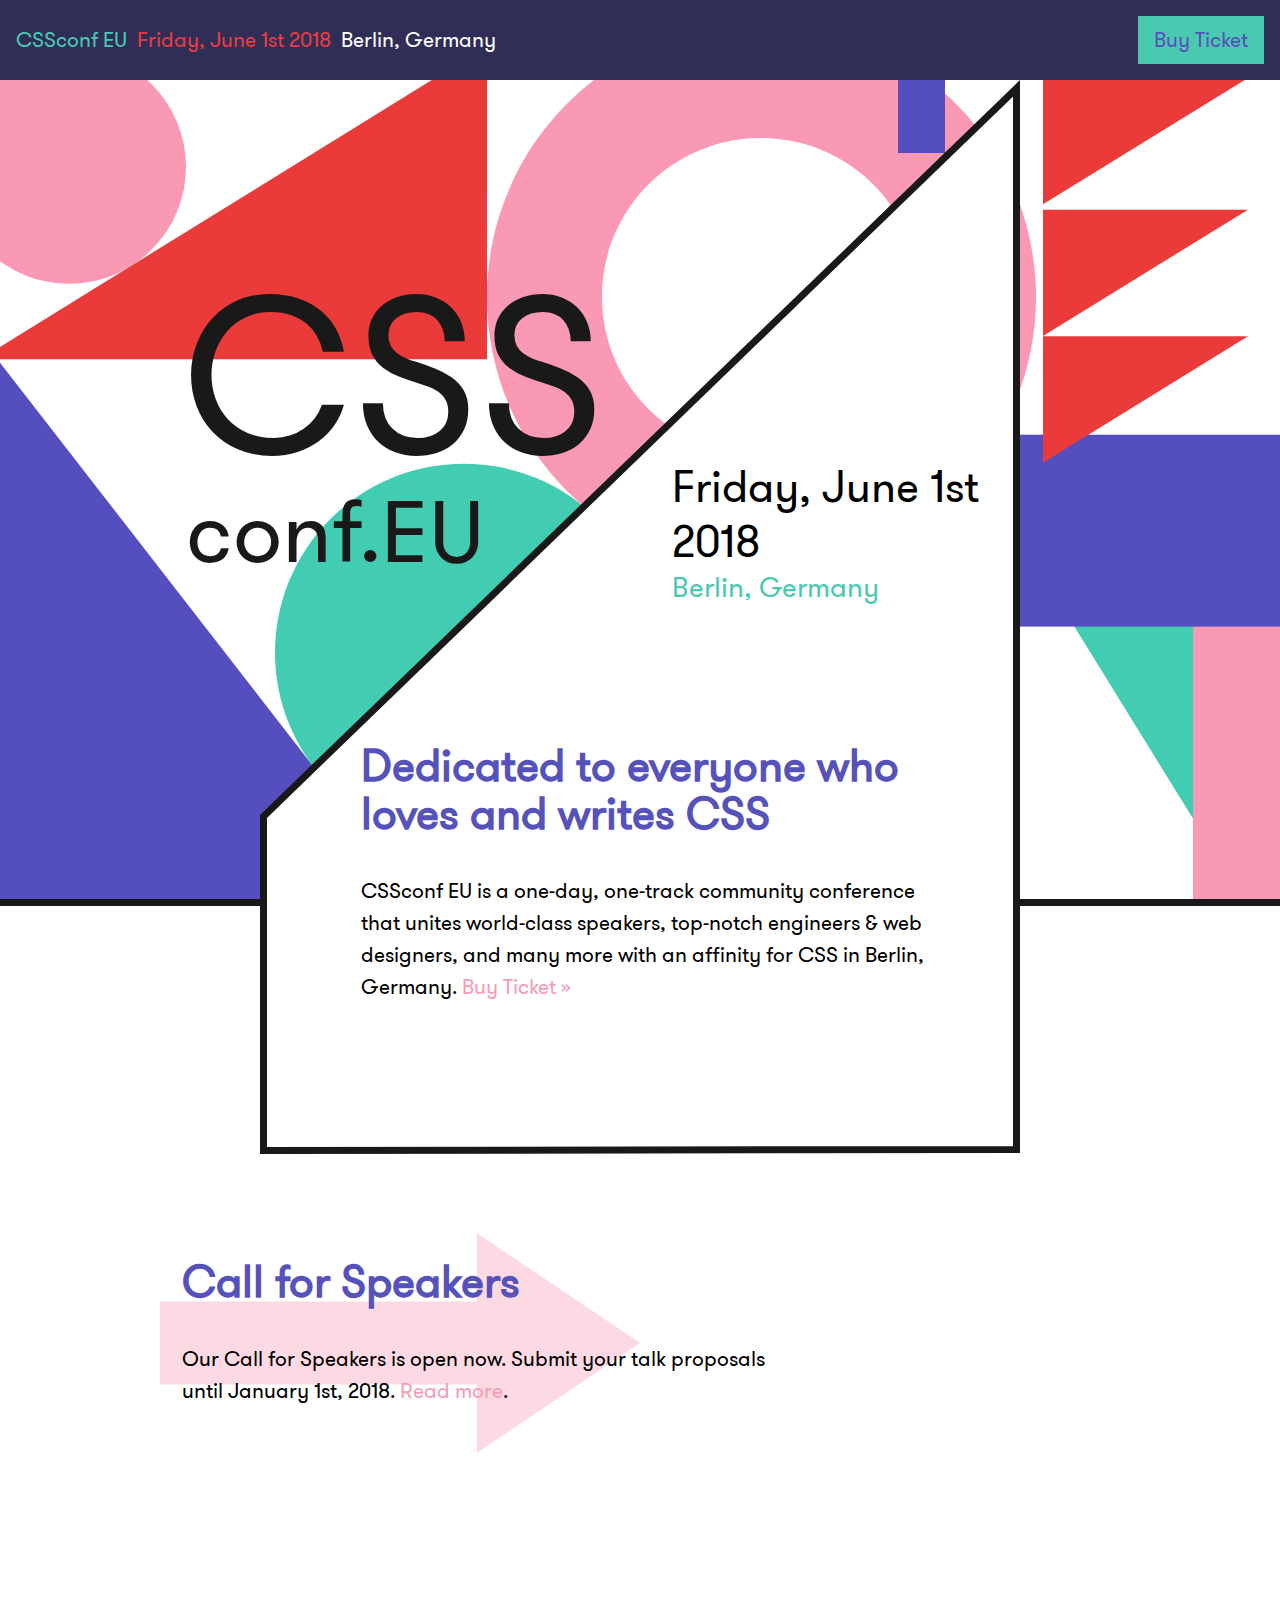
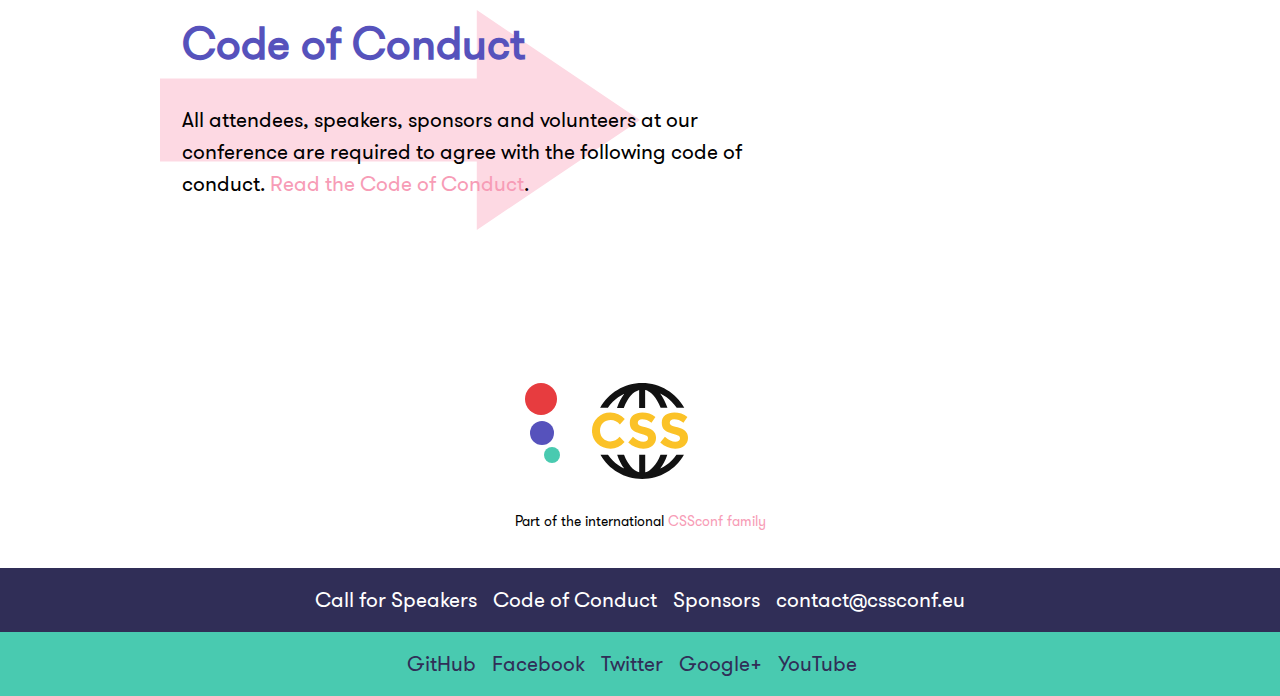
<file: index.html>
<!DOCTYPE html>
<html lang="en">
<head>
  <meta charset="utf-8">
  <meta http-equiv="x-ua-compatible" content="ie=edge">
  <title>CSSconf EU | Friday, June 1 2018 | Berlin, Germany</title>
  
  <meta name="viewport" content="width=device-width, initial-scale=1">
  <link rel="stylesheet" href="/css/main.css">
  

  <meta property="og:url" content="https://2018.cssconf.eu"/>
  <meta property="og:type" content="website"/>
  <meta property="og:title"
        content="CSSconf EU | Friday, June 1 2018 | Berlin, Germany"/>

  <meta property="og:image"
        content=""/>
  <link rel="apple-touch-icon-precomposed" sizes="57x57" href="/icons/apple-touch-icon-57x57.png" />
<link rel="apple-touch-icon-precomposed" sizes="114x114" href="/icons/apple-touch-icon-114x114.png" />
<link rel="apple-touch-icon-precomposed" sizes="72x72" href="/icons/apple-touch-icon-72x72.png" />
<link rel="apple-touch-icon-precomposed" sizes="144x144" href="/icons/apple-touch-icon-144x144.png" />
<link rel="apple-touch-icon-precomposed" sizes="60x60" href="/icons/apple-touch-icon-60x60.png" />
<link rel="apple-touch-icon-precomposed" sizes="120x120" href="/icons/apple-touch-icon-120x120.png" />
<link rel="apple-touch-icon-precomposed" sizes="76x76" href="/icons/apple-touch-icon-76x76.png" />
<link rel="apple-touch-icon-precomposed" sizes="152x152" href="/icons/apple-touch-icon-152x152.png" />

<link rel="icon" type="image/png" href="/icons/favicon-196x196.png" sizes="196x196" />
<link rel="icon" type="image/png" href="/icons/favicon-96x96.png" sizes="96x96" />
<link rel="icon" type="image/png" href="/icons/favicon-32x32.png" sizes="32x32" />
<link rel="icon" type="image/png" href="/icons/favicon-16x16.png" sizes="16x16" />
<link rel="icon" type="image/png" href="/icons/favicon-128.png" sizes="128x128" />

<meta name="application-name" content="CSSconf EU 2017"/>
<meta name="msapplication-TileColor" content="#2176FF" />
<meta name="msapplication-TileImage" content="/icons/mstile-144x144.png" />
<meta name="msapplication-square70x70logo" content="/icons/mstile-70x70.png" />
<meta name="msapplication-square150x150logo" content="/icons/mstile-150x150.png" />
<meta name="msapplication-wide310x150logo" content="/icons/mstile-310x150.png" />
<meta name="msapplication-square310x310logo" content="/icons/mstile-310x310.png" />

</head>
<body class="">






  
     
    
  


<header class="c-header-global">
  <a href="/" title="Home">
    <span class="c-header-global__text--name">CSSconf EU</span>
    <span class="c-header__hide-on-mobile">
      <span class="c-header-global__text--date">Friday, June 1st 2018</span>
      <span class="c-header-global__text--location">Berlin, Germany</span>
    </span>
  </a>
  <a class="c-btn" href="https://ti.to/cssconfeu/cssconfeu-2018/" target="_blank">Buy Ticket</a>
</header>


<div class="l-wrapper">
  
<section class="c-stage">
  <div class="l-container">
    <h1 class="c-stage__logo">
      CSS<br />
      <span>conf.EU</span>
    </h1>

    <div class="c-stage__facts">
      <svg class="c-stage__facts-bg" width="760px" height="1074px" viewBox="0 0 760 1074" version="1.1" xmlns="http://www.w3.org/2000/svg">
        <path stroke="#191919" fill="white" stroke-width="7" d="M3.5,736.39465 L3.5,1070.49539 L756.5,1069.5046 L756.5,8.25318654 L3.5,736.39465 Z"></path>
      </svg>

      <div class="c-stage__facts-content">
        <div class="c-stage__facts__date">Friday, June 1st 2018</div>
        <div class="c-stage__facts__loc">Berlin, Germany</div>

        <div class="c-stage__facts__lol">
          <h2 class="c-stage__facts__heading fz--delta">Dedicated to everyone who loves and writes CSS</h2>

          <p class="c-stage__facts__p copy">
            CSSconf EU is a one-day, one-track community conference that unites world-class speakers, top-notch engineers & web designers, and many more with an affinity for CSS in Berlin, Germany. <a href="https://ti.to/cssconfeu/cssconfeu-2018/" target="_blank">Buy&nbsp;Ticket »</a>
          </p>
        </div>
      </div>

    </div>
  </div>
</section>

<div class="l-container c-arrow-block">
  <div>
    <h2 class="fz--delta">Call for Speakers</h2>

<p>Our Call for Speakers is open now. Submit your talk proposals until January 1st, 2018. <a href="/call-for-speakers">Read more</a>.</p>

  </div>
</div>

<div class="l-container c-arrow-block">
  <div>
    <h2 class="fz--delta">Code of Conduct</h2>

<p>All attendees, speakers, sponsors and volunteers at our conference are required to agree with the following code of conduct. <a href="/code-of-conduct">Read the Code of Conduct</a>.</p>

  </div>
</div>


</div>

<section>
  <div class="l-container">
    <div class="c-globe">
      <div class="c-globe__element-wrapper">
        
    <svg class="svg svg-globe" viewbox="0 0 16 16">
        

        <use xlink:href="#globe"></use>
    </svg>


        <div class="c-globe__orb-1"></div>
        <div class="c-globe__orb-2"></div>
        <div class="c-globe__orb-3"></div>
      </div>
    </div>
    <p class="copy--mini copy--center">Part of the international <a href="http://cssconf.org/">CSSconf family</a></p>
  </div>
</section>

<footer class="c-footer-global">
  <nav class="c-nav-pages">
    <ul class="c-nav-list c-nav-list--footer-global">
      <li>
        <a class="c-nav-list__anchor" href="/call-for-speakers/">Call for Speakers</a>
      </li>
      <li>
        <a class="c-nav-list__anchor" href="/code-of-conduct/">Code of Conduct</a>
      </li>
      <li>
        <a class="c-nav-list__anchor" href="/sponsors/">Sponsors</a>
      </li>
      <li>
        <a class="c-nav-list__anchor"
           href="mailto:contact@cssconf.eu">
          contact@cssconf.eu
        </a>
      </li>
    </ul>
  </nav>
  <nav class="c-nav-social">
    <ul class="c-nav-list c-nav-list--footer-global">
      <li>
        <a class="c-nav-list__anchor"
           target="_blank"
           href="https://github.com/cssconf/2018.cssconf.eu">
          GitHub
        </a>
      </li>
      <li>
        <a class="c-nav-list__anchor"
           target="_blank"
           href="https://www.facebook.com/cssconfeu/">
          Facebook
        </a>
      </li>
      <li>
        <a class="c-nav-list__anchor"
           target="_blank"
           href="https://twitter.com/cssconfeu">
          Twitter
        </a>
      </li>
      <li>
        <a class="c-nav-list__anchor"
           target="_blank"
           href="https://plus.google.com/+CssconfEu/">
          Google+
        </a>
      </li>
      <li>
        <a class="c-nav-list__anchor"
           target="_blank"
           href="https://www.youtube.com/playlist?list=PL37ZVnwpeshF0XmpjKBJ3-0kvr3b5ZpJR">
          YouTube
        </a>
      </li>
      <li>
        <a class="c-nav-list__anchor"
           target="_blank"
           href="https://www.youtube.com/playlist?list=PL37ZVnwpeshF0XmpjKBJ3-0kvr3b5ZpJR">
        </a>
      </li>
    </ul>
  </nav>
</footer>


<div style="height: 0; width: 0; position: absolute; visibility: hidden;">
  <?xml version="1.0" encoding="UTF-8"?><!DOCTYPE svg PUBLIC "-//W3C//DTD SVG 1.1//EN" "http://www.w3.org/Graphics/SVG/1.1/DTD/svg11.dtd"><svg xmlns="http://www.w3.org/2000/svg" xmlns:xlink="http://www.w3.org/1999/xlink"><defs/><symbol id="globe" viewBox="0 0 143.8 143.7">
<g>
  <path fill="#FBC227" d="M27.2,87.4c5.7,0,10.4-2.3,14.1-6.8l7.5,7.7c-6,6.7-13,10-21,10c-8.1,0-14.7-2.5-20-7.6C2.6,85.6,0,79.2,0,71.4
  s2.7-14.3,8-19.5s11.8-7.8,19.5-7.8c8.6,0,15.8,3.3,21.6,9.8l-7.3,8.2c-3.7-4.6-8.3-6.9-13.8-6.9c-4.4,0-8.2,1.4-11.3,4.3
  S12,66.3,12,71.1s1.5,8.8,4.4,11.7C19.5,86,23,87.4,27.2,87.4L27.2,87.4z"/>
  <path fill="#FBC227" d="M70.3,55.8c-1.1,0.9-1.7,2.2-1.7,3.7s0.7,2.7,2.1,3.6c1.4,0.9,4.5,2,9.5,3.2s8.8,3.1,11.6,5.5c2.7,2.5,4.1,6,4.1,10.7
  s-1.8,8.5-5.3,11.4s-8.2,4.4-13.9,4.4c-8.3,0-15.8-3.1-22.4-9.2l7-8.5c5.6,5,10.9,7.4,15.7,7.4c2.1,0,3.8-0.5,5.1-1.4
  c1.2-0.9,1.8-2.2,1.8-3.8s-0.7-2.8-2-3.8c-1.3-0.9-3.9-1.9-7.7-2.8c-6.1-1.4-10.6-3.3-13.4-5.7c-2.8-2.3-4.2-6-4.2-11
  S58.4,50.7,62,48c3.6-2.7,8-4,13.4-4c3.5,0,7,0.6,10.5,1.8c3.5,1.2,6.5,2.9,9.1,5.1l-5.9,8.5c-4.5-3.5-9.3-5.2-14.1-5.2
  C73,54.4,71.4,54.9,70.3,55.8z M118.2,55.8c-1.1,0.9-1.7,2.2-1.7,3.7s0.7,2.7,2.1,3.6c1.4,0.9,4.5,2,9.5,3.2s8.8,3.1,11.6,5.5
  c2.7,2.5,4.1,6,4.1,10.7s-1.8,8.5-5.3,11.4s-8.2,4.4-13.9,4.4c-8.3,0-15.8-3.1-22.4-9.2l7-8.5c5.6,5,10.9,7.4,15.7,7.4
  c2.1,0,3.8-0.5,5.1-1.4c1.2-0.9,1.8-2.2,1.8-3.8s-0.7-2.8-2-3.8c-1.3-0.9-3.9-1.9-7.7-2.8c-6.1-1.4-10.6-3.3-13.4-5.7
  c-2.8-2.3-4.2-6-4.2-11s1.8-8.8,5.4-11.5c3.6-2.7,8-4,13.4-4c3.5,0,7,0.6,10.5,1.8c3.5,1.2,6.5,2.9,9.1,5.1l-5.9,8.5
  c-4.5-3.5-9.3-5.2-14.1-5.2C120.8,54.4,119.3,54.9,118.2,55.8L118.2,55.8z"/>
</g>
<g>
  <path fill="hsl(0, 0%, 7%)" d="M23.5,37.3c2.2-3,4.7-6.5,7.6-9.3c5.1-5,10.8-9.1,17.2-12.1c-4.4,5.9-8.1,13.4-10.9,21.4h10.2c1.5-4,3.3-7.8,5.3-11.1
  c3.2-5.4,7.1-9.8,11.1-12.6c2.1-1.5,4.6-2.6,6.6-3.3v27h9v-27c3,0.6,4.6,1.7,6.7,3.2c4,2.8,7.9,7.2,11.1,12.6
  c2,3.3,3.9,7.1,5.4,11.1H113c-2.8-8-6.4-15.6-10.9-21.5c6.4,3.1,12.2,7.2,17.2,12.2c2.8,2.8,5.4,6.2,7.6,9.2h11.3
  C125.9,15.1,102.3,0,75.2,0s-50.7,15.1-63,37.1h11.3V37.3z"/>
  <path fill="hsl(0, 0%, 7%)" d="M126.5,107.3c-2.1,3-4.4,6-7.1,8.7c-5.1,5-10.8,9-17.2,12.1c4.3-5.7,7.9-12.7,10.6-20.7h-10.2c-1.4,4-3.1,7.4-5,10.5
  c-3.2,5.4-7.3,9.8-11.2,12.6c-2.1,1.5-3.7,2.7-6.7,3.3v-26.5h-9v26.5c-2-0.6-4.5-1.7-6.6-3.2c-4-2.8-7.9-7.4-11.1-12.8
  c-1.9-3.1-3.6-6.5-5-10.5H37.7c2.7,8,6.3,15.2,10.6,20.9c-6.4-3.1-12.2-7.3-17.2-12.3c-2.6-2.6-5-5.5-7.1-8.5H12.7
  c12.4,22,35.8,36.3,62.5,36.3s50.1-14.3,62.5-36.3h-11.2V107.3z"/>
</g>
</symbol><symbol id="index-arrow" viewBox="0 0 700 321">
    <!-- Generator: Sketch 47.1 (45422) - http://www.bohemiancoding.com/sketch -->
    <title>Combined Shape</title>
    <desc>Created with Sketch.</desc>
    
    <g id="Page-1" stroke="none" stroke-width="1" fill="none" fill-rule="evenodd">
        <g id="CSSconf2018-startpage" transform="translate(0.000000, -1293.000000)" fill="#FDD9E3">
            <path d="M0,1393 L462,1393 L462,1514 L0,1514 L0,1393 Z M700,1453.5 L462,1614 L462,1293 L700,1453.5 Z" id="Combined-Shape"/>
        </g>
    </g>
</symbol></svg>
</div>

<script>
  (function (i, s, o, g, r, a, m) {
    i['GoogleAnalyticsObject'] = r;
    i[r] = i[r] || function () {
      (i[r].q = i[r].q || []).push(arguments)
    }, i[r].l = 1 * new Date();
    a = s.createElement(o),
      m = s.getElementsByTagName(o)[0];
    a.async = 1;
    a.src = g;
    m.parentNode.insertBefore(a, m)
  })(window, document, 'script', 'https://www.google-analytics.com/analytics.js', 'ga');

  ga('create', 'UA-41264845-2', 'auto');
  ga('send', 'pageview');
</script>

</body>
</html>
</file>
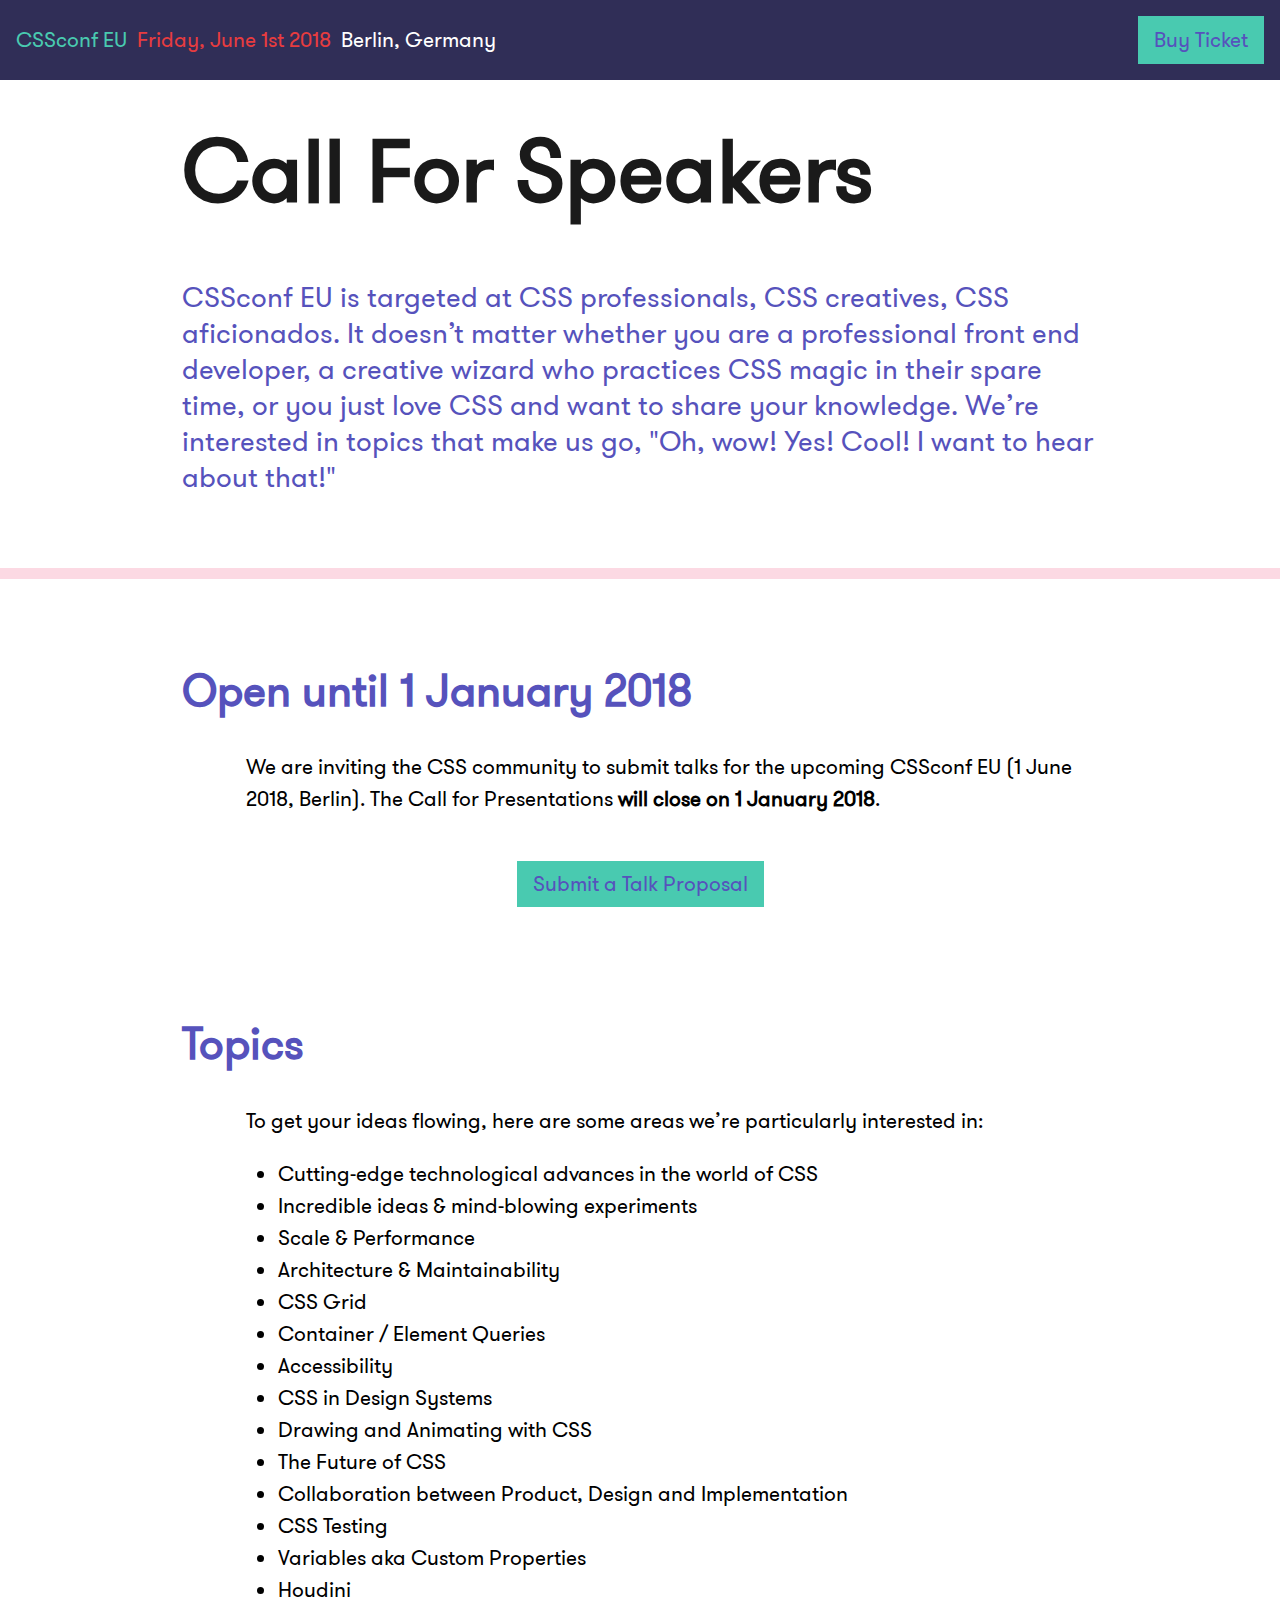
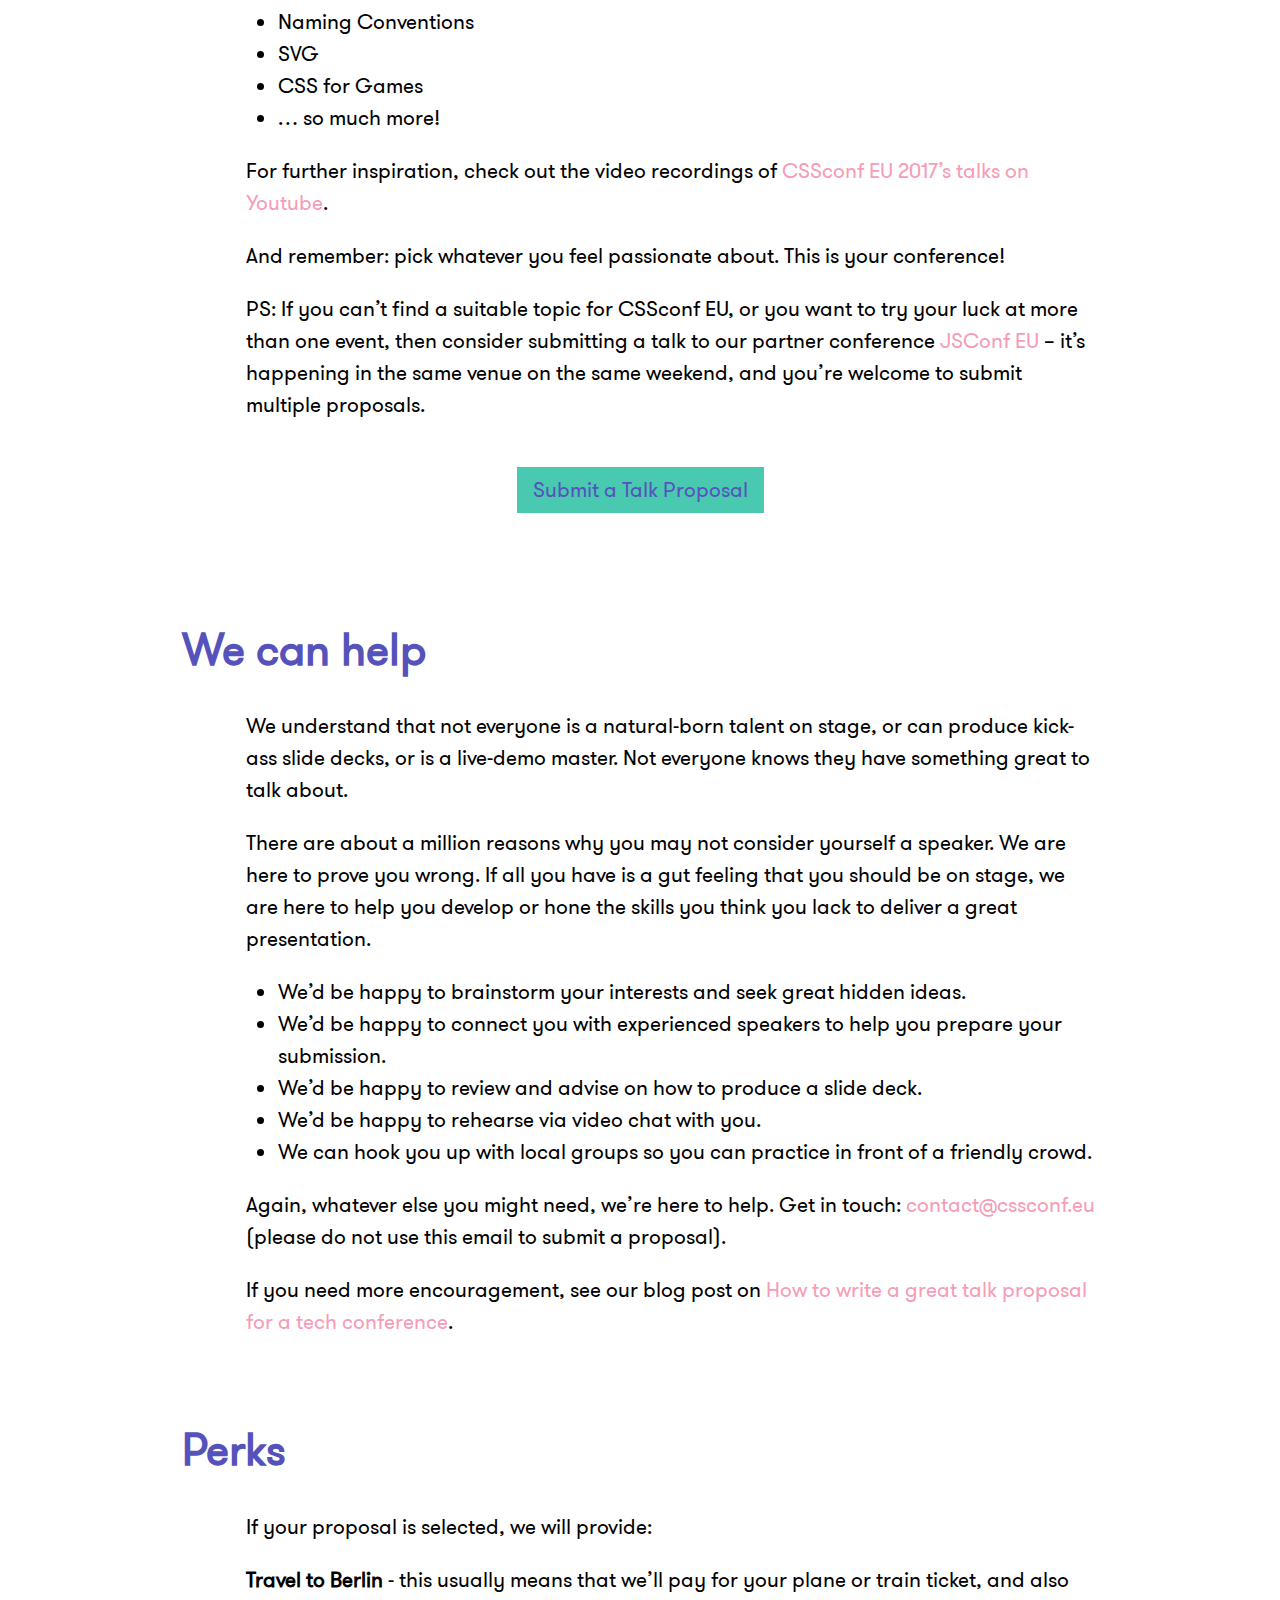
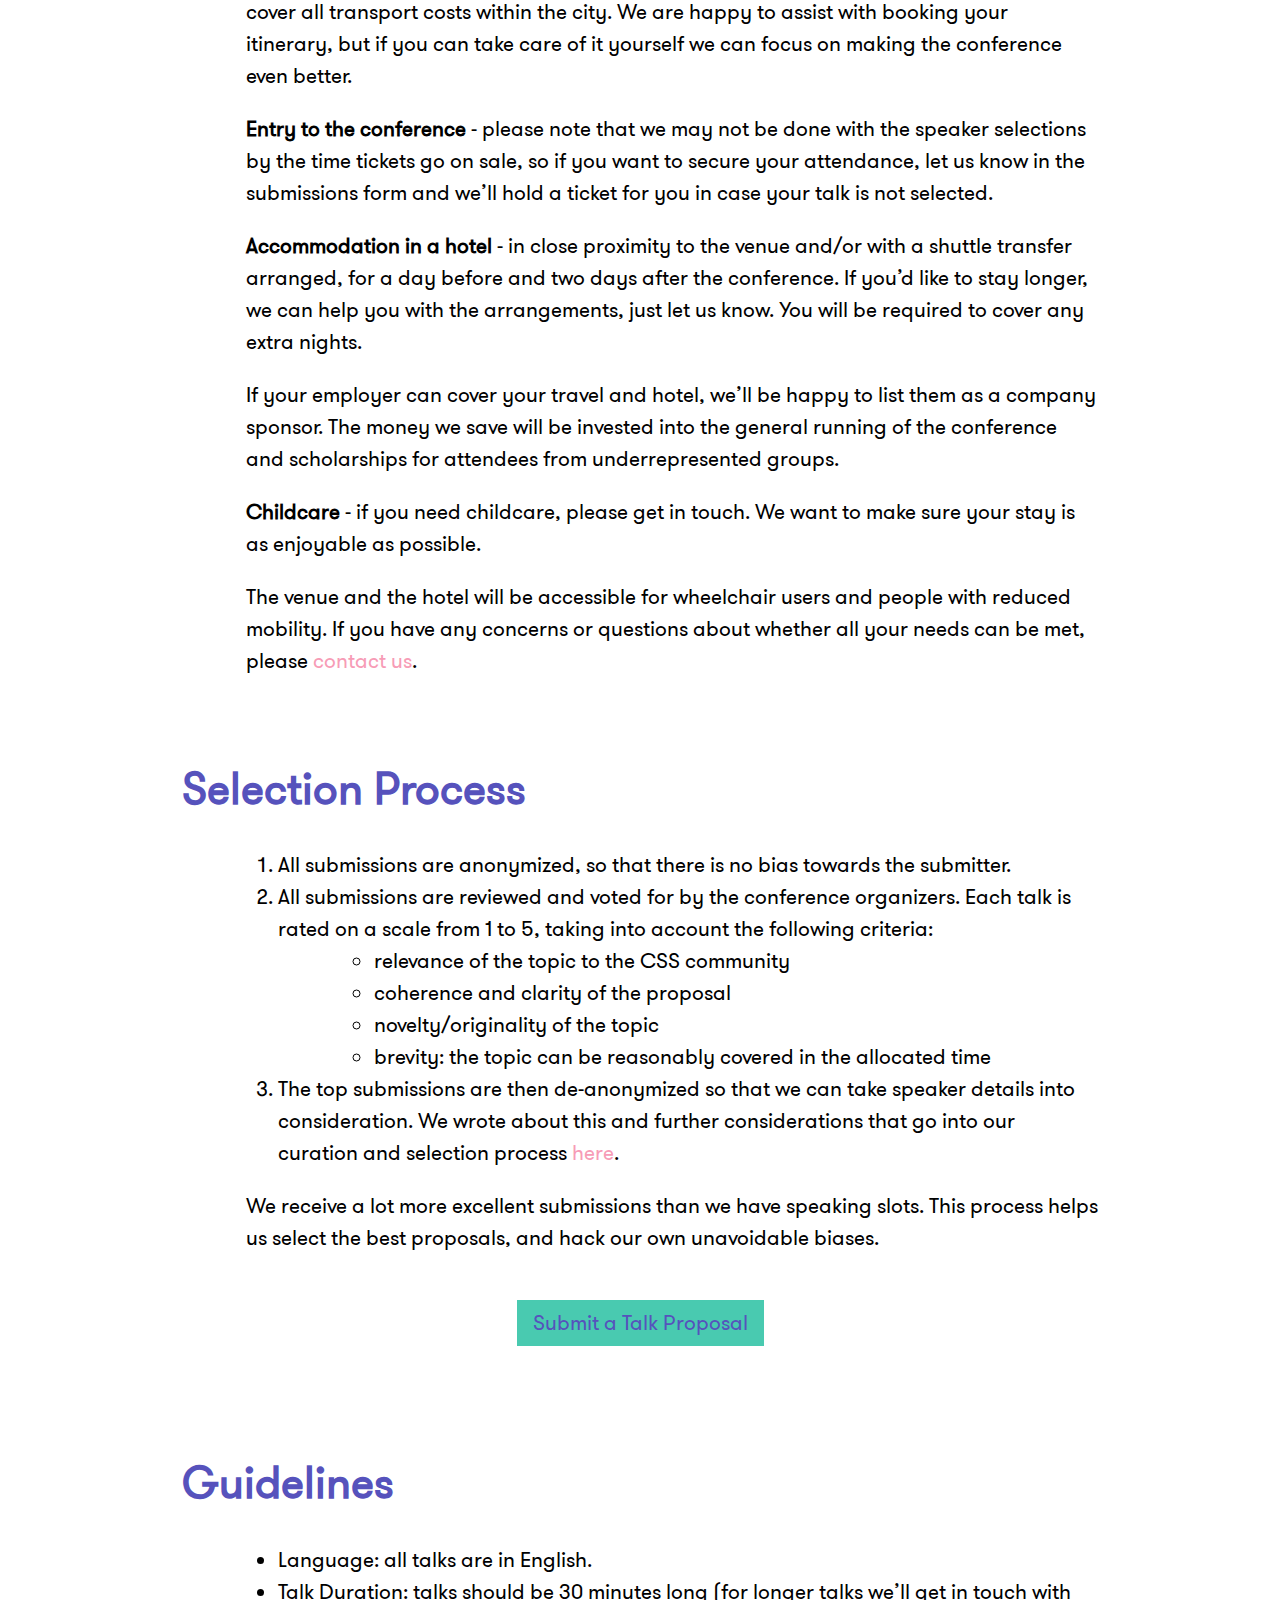
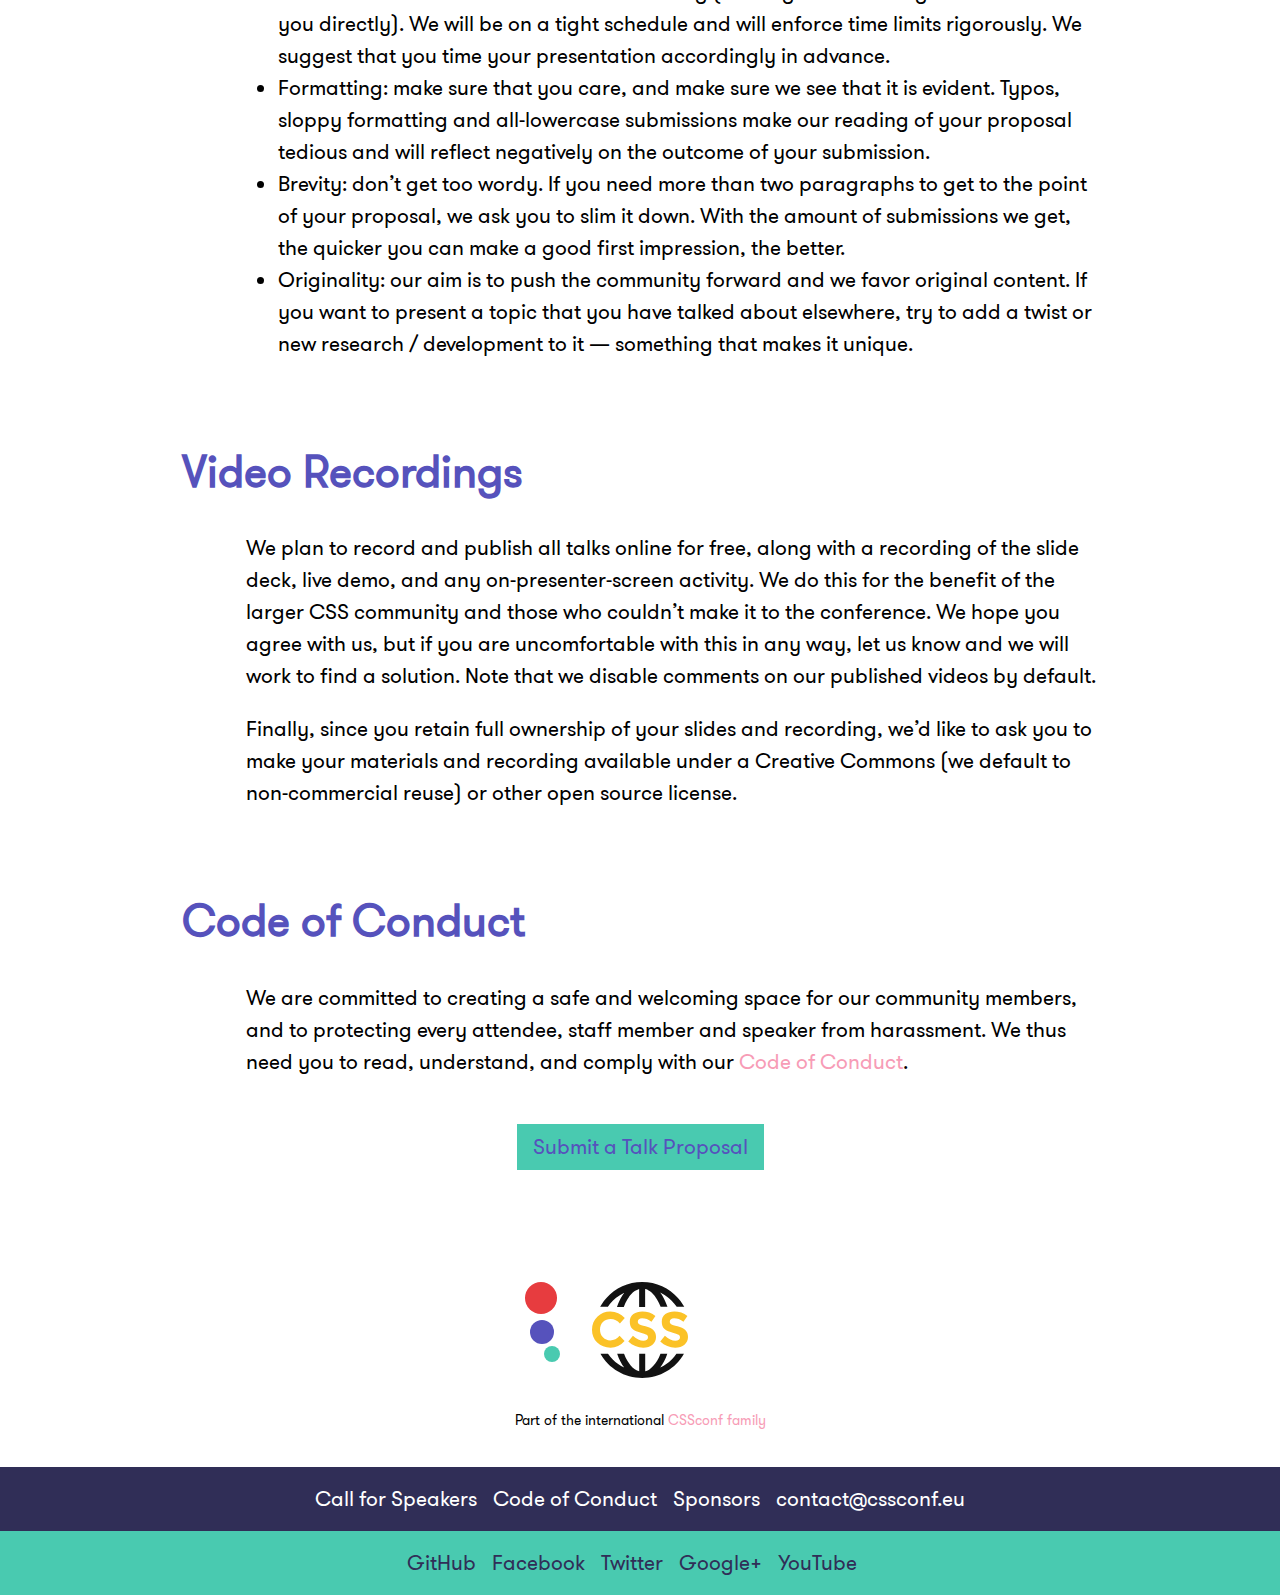
<file: call-for-speakers/index.html>
<!DOCTYPE html>
<html lang="en">
<head>
  <meta charset="utf-8">
  <meta http-equiv="x-ua-compatible" content="ie=edge">
  <title>Call for Speakers</title>
  
  <meta name="viewport" content="width=device-width, initial-scale=1">
  <link rel="stylesheet" href="/css/main.css">
  

  <meta property="og:url" content="https://2018.cssconf.eu"/>
  <meta property="og:type" content="website"/>
  <meta property="og:title"
        content="Call for Speakers"/>

  <meta property="og:image"
        content=""/>
  <link rel="apple-touch-icon-precomposed" sizes="57x57" href="/icons/apple-touch-icon-57x57.png" />
<link rel="apple-touch-icon-precomposed" sizes="114x114" href="/icons/apple-touch-icon-114x114.png" />
<link rel="apple-touch-icon-precomposed" sizes="72x72" href="/icons/apple-touch-icon-72x72.png" />
<link rel="apple-touch-icon-precomposed" sizes="144x144" href="/icons/apple-touch-icon-144x144.png" />
<link rel="apple-touch-icon-precomposed" sizes="60x60" href="/icons/apple-touch-icon-60x60.png" />
<link rel="apple-touch-icon-precomposed" sizes="120x120" href="/icons/apple-touch-icon-120x120.png" />
<link rel="apple-touch-icon-precomposed" sizes="76x76" href="/icons/apple-touch-icon-76x76.png" />
<link rel="apple-touch-icon-precomposed" sizes="152x152" href="/icons/apple-touch-icon-152x152.png" />

<link rel="icon" type="image/png" href="/icons/favicon-196x196.png" sizes="196x196" />
<link rel="icon" type="image/png" href="/icons/favicon-96x96.png" sizes="96x96" />
<link rel="icon" type="image/png" href="/icons/favicon-32x32.png" sizes="32x32" />
<link rel="icon" type="image/png" href="/icons/favicon-16x16.png" sizes="16x16" />
<link rel="icon" type="image/png" href="/icons/favicon-128.png" sizes="128x128" />

<meta name="application-name" content="CSSconf EU 2017"/>
<meta name="msapplication-TileColor" content="#2176FF" />
<meta name="msapplication-TileImage" content="/icons/mstile-144x144.png" />
<meta name="msapplication-square70x70logo" content="/icons/mstile-70x70.png" />
<meta name="msapplication-square150x150logo" content="/icons/mstile-150x150.png" />
<meta name="msapplication-wide310x150logo" content="/icons/mstile-310x150.png" />
<meta name="msapplication-square310x310logo" content="/icons/mstile-310x310.png" />

</head>
<body class="">






  
     
    
  


<header class="c-header-global">
  <a href="/" title="Home">
    <span class="c-header-global__text--name">CSSconf EU</span>
    <span class="c-header__hide-on-mobile">
      <span class="c-header-global__text--date">Friday, June 1st 2018</span>
      <span class="c-header-global__text--location">Berlin, Germany</span>
    </span>
  </a>
  <a class="c-btn" href="https://ti.to/cssconfeu/cssconfeu-2018/" target="_blank">Buy Ticket</a>
</header>


<div class="l-wrapper">
  
  <section class="c-intro">
    <div class="l-container">
      <h1 class="c-intro__title">Call For Speakers</h1>
      <p class="c-intro__text copy--max">
        CSSconf EU is targeted at CSS professionals, CSS creatives, CSS aficionados. It doesn’t matter whether you are a professional front end developer, a creative wizard who practices CSS magic in their spare time, or you just love CSS and want to share your knowledge. We’re interested in topics that make us go, "Oh, wow! Yes! Cool! I want to hear about that!"

      </p>
    </div>
  </section>

  <div class="l-container">
    <main>
      <div class="markdown--indented-paragraphs">
        <h2 id="open-until-1-january-2018">Open until 1 January 2018</h2>
<p>We are inviting the CSS community to submit talks for the upcoming CSSconf EU (1 June 2018, Berlin). The Call for Presentations <strong>will close on 1 January 2018</strong>. </p>

      </div>

      <p class="btn-block">
        <a href="https://goo.gl/forms/9pc2C7xHMi7HKxJl1" class="c-btn" target="_blank">Submit a Talk Proposal</a>
      </p>

      <div class="markdown--indented-paragraphs">
        <h2 id="topics">Topics</h2>
<p>To get your ideas flowing, here are some areas we’re particularly interested in:</p>
<ul>
<li>Cutting-edge technological advances in the world of CSS</li>
<li>Incredible ideas &amp; mind-blowing experiments</li>
<li>Scale &amp; Performance</li>
<li>Architecture &amp; Maintainability</li>
<li>CSS Grid</li>
<li>Container / Element Queries</li>
<li>Accessibility</li>
<li>CSS in Design Systems</li>
<li>Drawing and Animating with CSS</li>
<li>The Future of CSS</li>
<li>Collaboration between Product, Design and Implementation</li>
<li>CSS Testing</li>
<li>Variables aka Custom Properties</li>
<li>Houdini</li>
<li>Naming Conventions</li>
<li>SVG</li>
<li>CSS for Games</li>
<li>… so much more!</li>
</ul>
<p>For further inspiration, check out the video recordings of <a href="https://www.youtube.com/watch?v=-9lhH72KlKY&amp;list=PL37ZVnwpeshF0XmpjKBJ3-0kvr3b5ZpJR">CSSconf EU 2017’s talks on Youtube</a>.</p>
<p>And remember: pick whatever you feel passionate about. This is your conference!</p>
<p>PS: If you can’t find a suitable topic for CSSconf EU, or you want to try your luck at more than one event, then consider submitting a talk to our partner conference <a href="https://2018.jsconf.eu">JSConf EU</a> – it’s happening in the same venue on the same weekend, and you’re welcome to submit multiple proposals.</p>

      </div>

      <p class="btn-block">
        <a href="https://goo.gl/forms/9pc2C7xHMi7HKxJl1" class="c-btn" target="_blank">Submit a Talk Proposal</a>
      </p>

      <div class="markdown--indented-paragraphs">
        <h2 id="we-can-help">We can help</h2>
<p>We understand that not everyone is a natural-born talent on stage, or can produce kick-ass slide decks, or is a live-demo master. Not everyone knows they have something great to talk about.</p>
<p>There are about a million reasons why you may not consider yourself a speaker. We are here to prove you wrong. If all you have is a gut feeling that you should be on stage, we are here to help you develop or hone the skills you think you lack to deliver a great presentation.</p>
<ul>
<li>We’d be happy to brainstorm your interests and seek great hidden ideas.</li>
<li>We’d be happy to connect you with experienced speakers to help you prepare your submission.</li>
<li>We’d be happy to review and advise on how to produce a slide deck.</li>
<li>We’d be happy to rehearse via video chat with you.</li>
<li>We can hook you up with local groups so you can practice in front of a friendly crowd.</li>
</ul>
<p>Again, whatever else you might need, we’re here to help. Get in touch: <a href="mailto:contact@cssconf.eu">contact@cssconf.eu</a> (please do not use this email to submit a proposal).</p>
<p>If you need more encouragement, see our blog post on <a href="http://blog.cssconf.eu/2014/06/12/how-to-write-a-great-talk-proposal-for-a-tech/">How to write a great talk proposal for a tech conference</a>.</p>

      </div>

      <div class="markdown--indented-paragraphs">
        <h2 id="perks">Perks</h2>
<p>If your proposal is selected, we will provide:</p>
<p><strong>Travel to Berlin</strong> - this usually means that we’ll pay for your plane or train ticket, and also cover all transport costs within the city. We are happy to assist with booking your itinerary, but if you can take care of it yourself we can focus on making the conference even better.</p>
<p><strong>Entry to the conference</strong> - please note that we may not be done with the speaker selections by the time tickets go on sale, so if you want to secure your attendance, let us know in the submissions form and we’ll hold a ticket for you in case your talk is not selected.</p>
<p><strong>Accommodation in a hotel</strong> - in close proximity to the venue and/or with a shuttle transfer arranged, for a day before and two days after the conference. If you’d like to stay longer, we can help you with the arrangements, just let us know. You will be required to cover any extra nights.</p>
<p>If your employer can cover your travel and hotel, we’ll be happy to list them as a company sponsor. The money we save will be invested into the general running of the conference and scholarships for attendees from underrepresented groups.</p>
<p><strong>Childcare</strong> - if you need childcare, please get in touch. We want to make sure your stay is as enjoyable as possible.</p>
<p>The venue and the hotel will be accessible for wheelchair users and people with reduced mobility. If you have any concerns or questions about whether all your needs can be met, please <a href="mailto:contact@cssconf.eu">contact us</a>.</p>

      </div>

      <div class="markdown--indented-paragraphs">
        <h2 id="selection-process">Selection Process</h2>
<ol>
<li>All submissions are anonymized, so that there is no bias towards the submitter.</li>
<li>All submissions are reviewed and voted for by the conference organizers. Each talk is rated on a scale from 1 to 5, taking into account the following criteria:<ul>
<li>relevance of the topic to the CSS community</li>
<li>coherence and clarity of the proposal</li>
<li>novelty/originality of the topic</li>
<li>brevity: the topic can be reasonably covered in the allocated time</li>
</ul>
</li>
<li>The top submissions are then de-anonymized so that we can take speaker details into consideration. We wrote about this and further considerations that go into our curation and selection process <a href="http://blog.cssconf.eu/2015/08/15/a-talk-selection-process-explained/">here</a>.</li>
</ol>
<p>We receive a lot more excellent submissions than we have speaking slots. This process helps us select the best proposals, and hack our own unavoidable biases.</p>

      </div>

      <p class="btn-block">
        <a href="https://goo.gl/forms/9pc2C7xHMi7HKxJl1" class="c-btn" target="_blank">Submit a Talk Proposal</a>
      </p>

      <div class="markdown--indented-paragraphs">
        <h2 id="guidelines">Guidelines</h2>
<ul>
<li>Language: all talks are in English.</li>
<li>Talk Duration: talks should be 30 minutes long (for longer talks we’ll get in touch with you directly). We will be on a tight schedule and will enforce time limits rigorously. We suggest that you time your presentation accordingly in advance.</li>
<li>Formatting: make sure that you care, and make sure we see that it is evident. Typos, sloppy formatting and all-lowercase submissions make our reading of your proposal tedious and will reflect negatively on the outcome of your submission.</li>
<li>Brevity: don’t get too wordy. If you need more than two paragraphs to get to the point of your proposal, we ask you to slim it down. With the amount of submissions we get, the quicker you can make a good first impression, the better.</li>
<li>Originality: our aim is to push the community forward and we favor original content. If you want to present a topic that you have talked about elsewhere, try to add a twist or new research / development to it — something that makes it unique.</li>
</ul>

      </div>

      <div class="markdown--indented-paragraphs">
        <h2 id="video-recordings">Video Recordings</h2>
<p>We plan to record and publish all talks online for free, along with a recording of the slide deck, live demo, and any on-presenter-screen activity. We do this for the benefit of the larger CSS community and those who couldn’t make it to the conference. We hope you agree with us, but if you are uncomfortable with this in any way, let us know and we will work to find a solution. Note that we disable comments on our published videos by default.</p>
<p>Finally, since you retain full ownership of your slides and recording, we’d like to ask you to make your materials and recording available under a Creative Commons (we default to non-commercial reuse) or other open source license.</p>

      </div>

      <div class="markdown--indented-paragraphs">
        <h2 id="code-of-conduct">Code of Conduct</h2>
<p>We are committed to creating a safe and welcoming space for our community members, and to protecting every attendee, staff member and speaker from harassment. We thus need you to read, understand, and comply with our <a href="/code-of-conduct">Code of Conduct</a>.</p>

      </div>

      <p class="btn-block">
        <a href="https://goo.gl/forms/9pc2C7xHMi7HKxJl1" class="c-btn" target="_blank">Submit a Talk Proposal</a>
      </p>
    </main>
  </div>

</div>

<section>
  <div class="l-container">
    <div class="c-globe">
      <div class="c-globe__element-wrapper">
        
    <svg class="svg svg-globe" viewbox="0 0 16 16">
        

        <use xlink:href="#globe"></use>
    </svg>


        <div class="c-globe__orb-1"></div>
        <div class="c-globe__orb-2"></div>
        <div class="c-globe__orb-3"></div>
      </div>
    </div>
    <p class="copy--mini copy--center">Part of the international <a href="http://cssconf.org/">CSSconf family</a></p>
  </div>
</section>

<footer class="c-footer-global">
  <nav class="c-nav-pages">
    <ul class="c-nav-list c-nav-list--footer-global">
      <li>
        <a class="c-nav-list__anchor" href="/call-for-speakers/">Call for Speakers</a>
      </li>
      <li>
        <a class="c-nav-list__anchor" href="/code-of-conduct/">Code of Conduct</a>
      </li>
      <li>
        <a class="c-nav-list__anchor" href="/sponsors/">Sponsors</a>
      </li>
      <li>
        <a class="c-nav-list__anchor"
           href="mailto:contact@cssconf.eu">
          contact@cssconf.eu
        </a>
      </li>
    </ul>
  </nav>
  <nav class="c-nav-social">
    <ul class="c-nav-list c-nav-list--footer-global">
      <li>
        <a class="c-nav-list__anchor"
           target="_blank"
           href="https://github.com/cssconf/2018.cssconf.eu">
          GitHub
        </a>
      </li>
      <li>
        <a class="c-nav-list__anchor"
           target="_blank"
           href="https://www.facebook.com/cssconfeu/">
          Facebook
        </a>
      </li>
      <li>
        <a class="c-nav-list__anchor"
           target="_blank"
           href="https://twitter.com/cssconfeu">
          Twitter
        </a>
      </li>
      <li>
        <a class="c-nav-list__anchor"
           target="_blank"
           href="https://plus.google.com/+CssconfEu/">
          Google+
        </a>
      </li>
      <li>
        <a class="c-nav-list__anchor"
           target="_blank"
           href="https://www.youtube.com/playlist?list=PL37ZVnwpeshF0XmpjKBJ3-0kvr3b5ZpJR">
          YouTube
        </a>
      </li>
      <li>
        <a class="c-nav-list__anchor"
           target="_blank"
           href="https://www.youtube.com/playlist?list=PL37ZVnwpeshF0XmpjKBJ3-0kvr3b5ZpJR">
        </a>
      </li>
    </ul>
  </nav>
</footer>


<div style="height: 0; width: 0; position: absolute; visibility: hidden;">
  <?xml version="1.0" encoding="UTF-8"?><!DOCTYPE svg PUBLIC "-//W3C//DTD SVG 1.1//EN" "http://www.w3.org/Graphics/SVG/1.1/DTD/svg11.dtd"><svg xmlns="http://www.w3.org/2000/svg" xmlns:xlink="http://www.w3.org/1999/xlink"><defs/><symbol id="globe" viewBox="0 0 143.8 143.7">
<g>
  <path fill="#FBC227" d="M27.2,87.4c5.7,0,10.4-2.3,14.1-6.8l7.5,7.7c-6,6.7-13,10-21,10c-8.1,0-14.7-2.5-20-7.6C2.6,85.6,0,79.2,0,71.4
  s2.7-14.3,8-19.5s11.8-7.8,19.5-7.8c8.6,0,15.8,3.3,21.6,9.8l-7.3,8.2c-3.7-4.6-8.3-6.9-13.8-6.9c-4.4,0-8.2,1.4-11.3,4.3
  S12,66.3,12,71.1s1.5,8.8,4.4,11.7C19.5,86,23,87.4,27.2,87.4L27.2,87.4z"/>
  <path fill="#FBC227" d="M70.3,55.8c-1.1,0.9-1.7,2.2-1.7,3.7s0.7,2.7,2.1,3.6c1.4,0.9,4.5,2,9.5,3.2s8.8,3.1,11.6,5.5c2.7,2.5,4.1,6,4.1,10.7
  s-1.8,8.5-5.3,11.4s-8.2,4.4-13.9,4.4c-8.3,0-15.8-3.1-22.4-9.2l7-8.5c5.6,5,10.9,7.4,15.7,7.4c2.1,0,3.8-0.5,5.1-1.4
  c1.2-0.9,1.8-2.2,1.8-3.8s-0.7-2.8-2-3.8c-1.3-0.9-3.9-1.9-7.7-2.8c-6.1-1.4-10.6-3.3-13.4-5.7c-2.8-2.3-4.2-6-4.2-11
  S58.4,50.7,62,48c3.6-2.7,8-4,13.4-4c3.5,0,7,0.6,10.5,1.8c3.5,1.2,6.5,2.9,9.1,5.1l-5.9,8.5c-4.5-3.5-9.3-5.2-14.1-5.2
  C73,54.4,71.4,54.9,70.3,55.8z M118.2,55.8c-1.1,0.9-1.7,2.2-1.7,3.7s0.7,2.7,2.1,3.6c1.4,0.9,4.5,2,9.5,3.2s8.8,3.1,11.6,5.5
  c2.7,2.5,4.1,6,4.1,10.7s-1.8,8.5-5.3,11.4s-8.2,4.4-13.9,4.4c-8.3,0-15.8-3.1-22.4-9.2l7-8.5c5.6,5,10.9,7.4,15.7,7.4
  c2.1,0,3.8-0.5,5.1-1.4c1.2-0.9,1.8-2.2,1.8-3.8s-0.7-2.8-2-3.8c-1.3-0.9-3.9-1.9-7.7-2.8c-6.1-1.4-10.6-3.3-13.4-5.7
  c-2.8-2.3-4.2-6-4.2-11s1.8-8.8,5.4-11.5c3.6-2.7,8-4,13.4-4c3.5,0,7,0.6,10.5,1.8c3.5,1.2,6.5,2.9,9.1,5.1l-5.9,8.5
  c-4.5-3.5-9.3-5.2-14.1-5.2C120.8,54.4,119.3,54.9,118.2,55.8L118.2,55.8z"/>
</g>
<g>
  <path fill="hsl(0, 0%, 7%)" d="M23.5,37.3c2.2-3,4.7-6.5,7.6-9.3c5.1-5,10.8-9.1,17.2-12.1c-4.4,5.9-8.1,13.4-10.9,21.4h10.2c1.5-4,3.3-7.8,5.3-11.1
  c3.2-5.4,7.1-9.8,11.1-12.6c2.1-1.5,4.6-2.6,6.6-3.3v27h9v-27c3,0.6,4.6,1.7,6.7,3.2c4,2.8,7.9,7.2,11.1,12.6
  c2,3.3,3.9,7.1,5.4,11.1H113c-2.8-8-6.4-15.6-10.9-21.5c6.4,3.1,12.2,7.2,17.2,12.2c2.8,2.8,5.4,6.2,7.6,9.2h11.3
  C125.9,15.1,102.3,0,75.2,0s-50.7,15.1-63,37.1h11.3V37.3z"/>
  <path fill="hsl(0, 0%, 7%)" d="M126.5,107.3c-2.1,3-4.4,6-7.1,8.7c-5.1,5-10.8,9-17.2,12.1c4.3-5.7,7.9-12.7,10.6-20.7h-10.2c-1.4,4-3.1,7.4-5,10.5
  c-3.2,5.4-7.3,9.8-11.2,12.6c-2.1,1.5-3.7,2.7-6.7,3.3v-26.5h-9v26.5c-2-0.6-4.5-1.7-6.6-3.2c-4-2.8-7.9-7.4-11.1-12.8
  c-1.9-3.1-3.6-6.5-5-10.5H37.7c2.7,8,6.3,15.2,10.6,20.9c-6.4-3.1-12.2-7.3-17.2-12.3c-2.6-2.6-5-5.5-7.1-8.5H12.7
  c12.4,22,35.8,36.3,62.5,36.3s50.1-14.3,62.5-36.3h-11.2V107.3z"/>
</g>
</symbol><symbol id="index-arrow" viewBox="0 0 700 321">
    <!-- Generator: Sketch 47.1 (45422) - http://www.bohemiancoding.com/sketch -->
    <title>Combined Shape</title>
    <desc>Created with Sketch.</desc>
    
    <g id="Page-1" stroke="none" stroke-width="1" fill="none" fill-rule="evenodd">
        <g id="CSSconf2018-startpage" transform="translate(0.000000, -1293.000000)" fill="#FDD9E3">
            <path d="M0,1393 L462,1393 L462,1514 L0,1514 L0,1393 Z M700,1453.5 L462,1614 L462,1293 L700,1453.5 Z" id="Combined-Shape"/>
        </g>
    </g>
</symbol></svg>
</div>

<script>
  (function (i, s, o, g, r, a, m) {
    i['GoogleAnalyticsObject'] = r;
    i[r] = i[r] || function () {
      (i[r].q = i[r].q || []).push(arguments)
    }, i[r].l = 1 * new Date();
    a = s.createElement(o),
      m = s.getElementsByTagName(o)[0];
    a.async = 1;
    a.src = g;
    m.parentNode.insertBefore(a, m)
  })(window, document, 'script', 'https://www.google-analytics.com/analytics.js', 'ga');

  ga('create', 'UA-41264845-2', 'auto');
  ga('send', 'pageview');
</script>

</body>
</html>
</file>
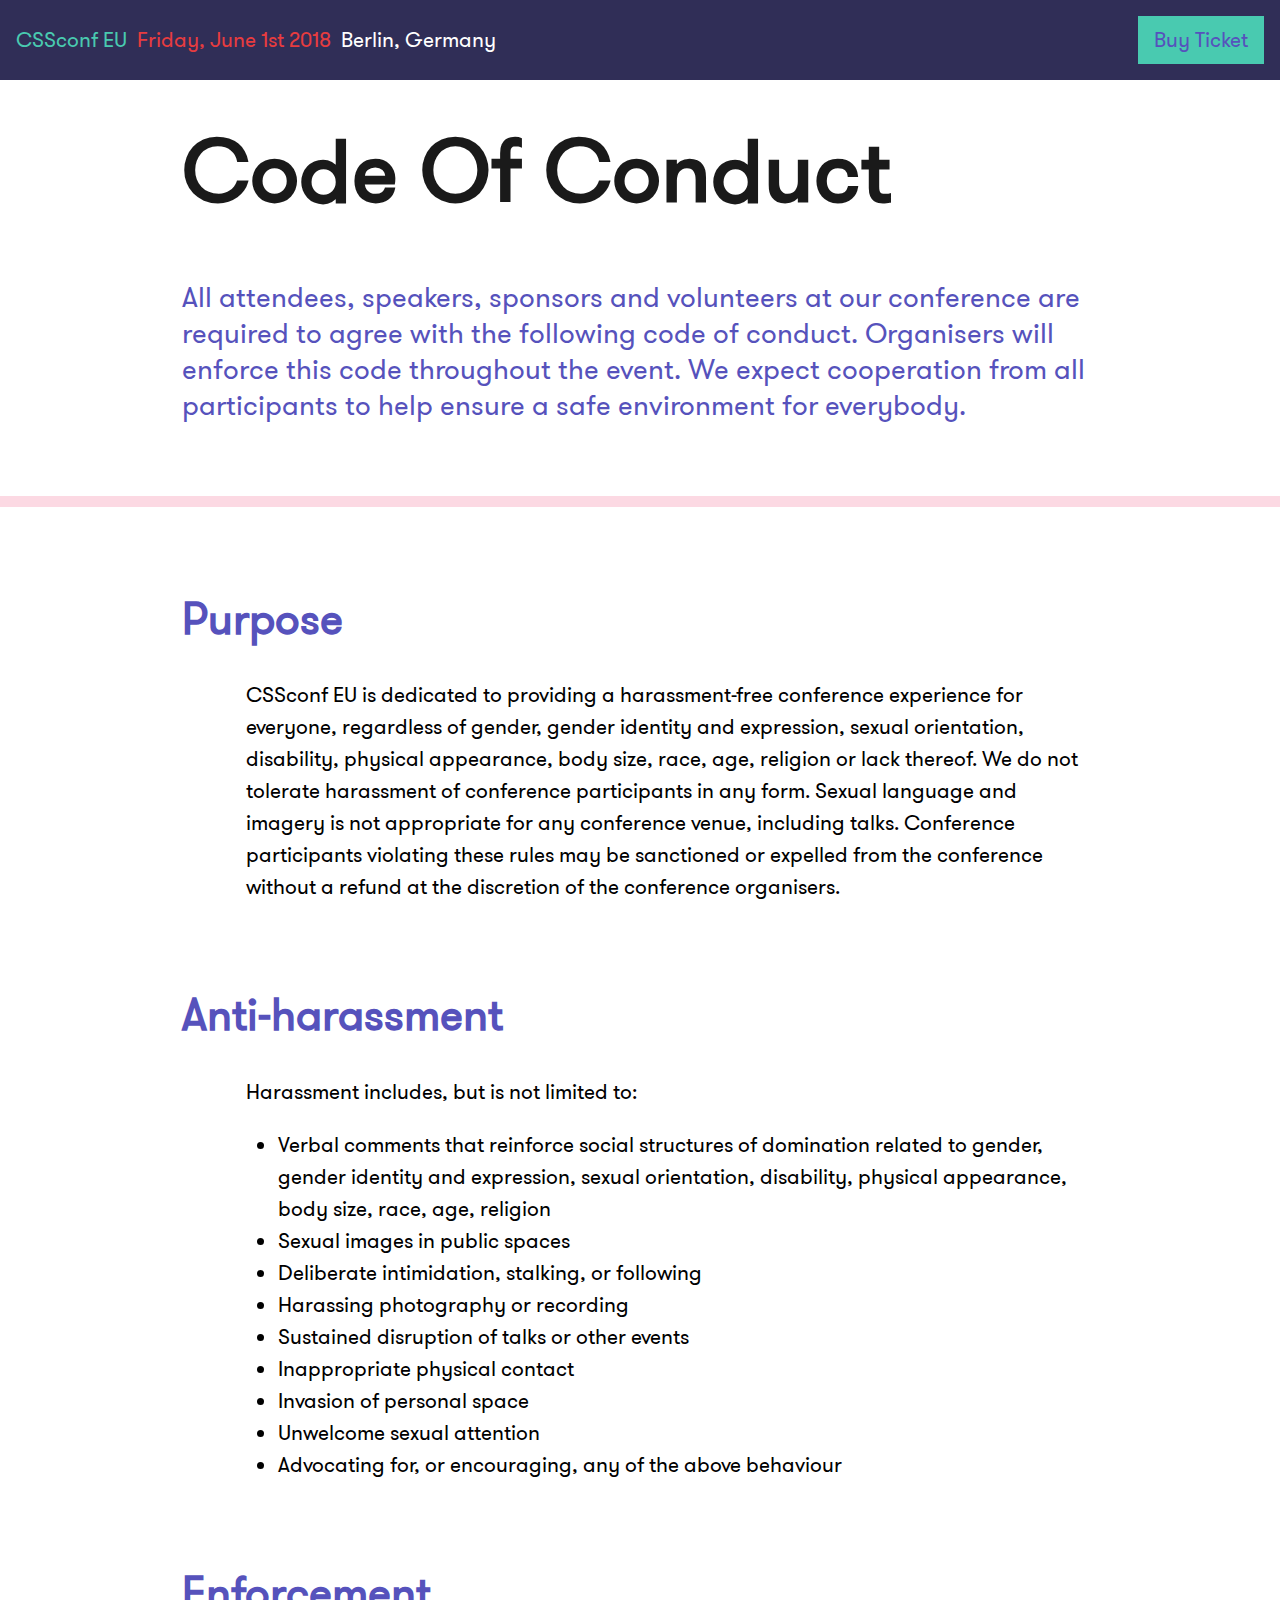
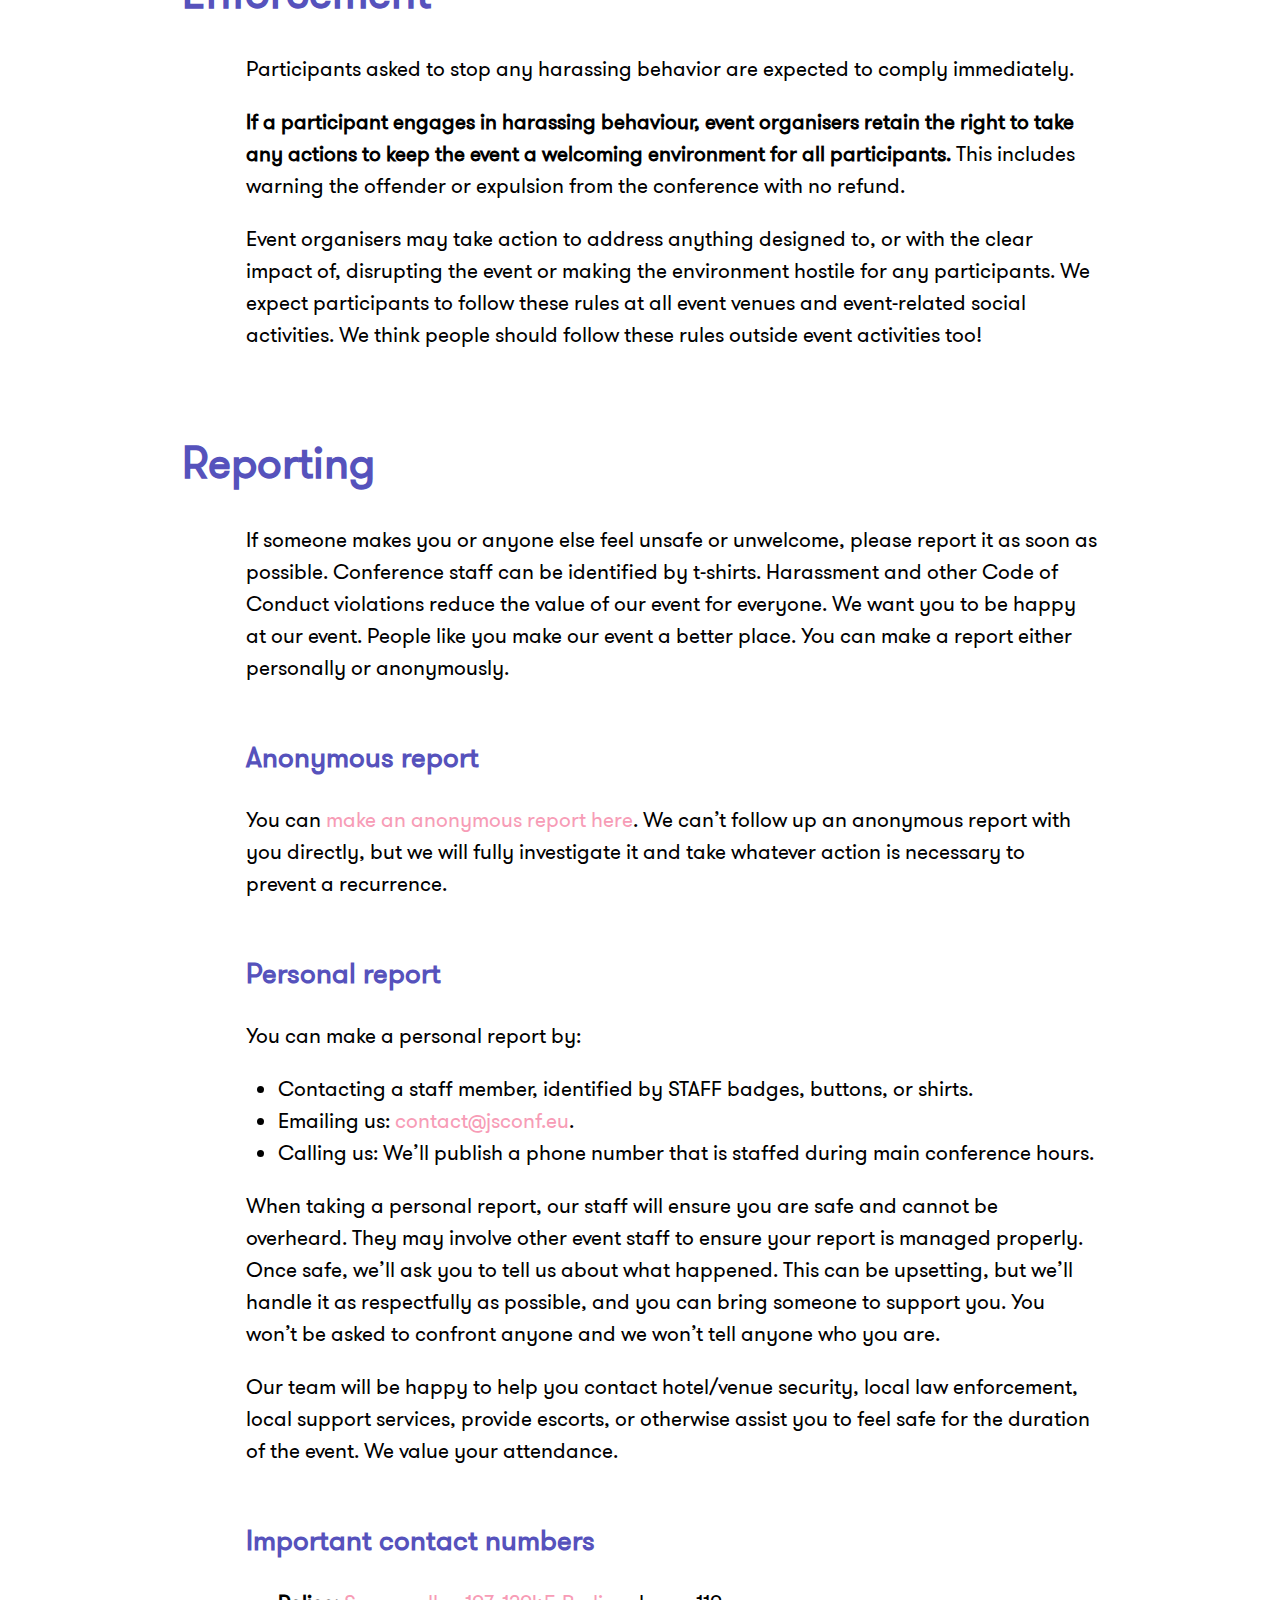
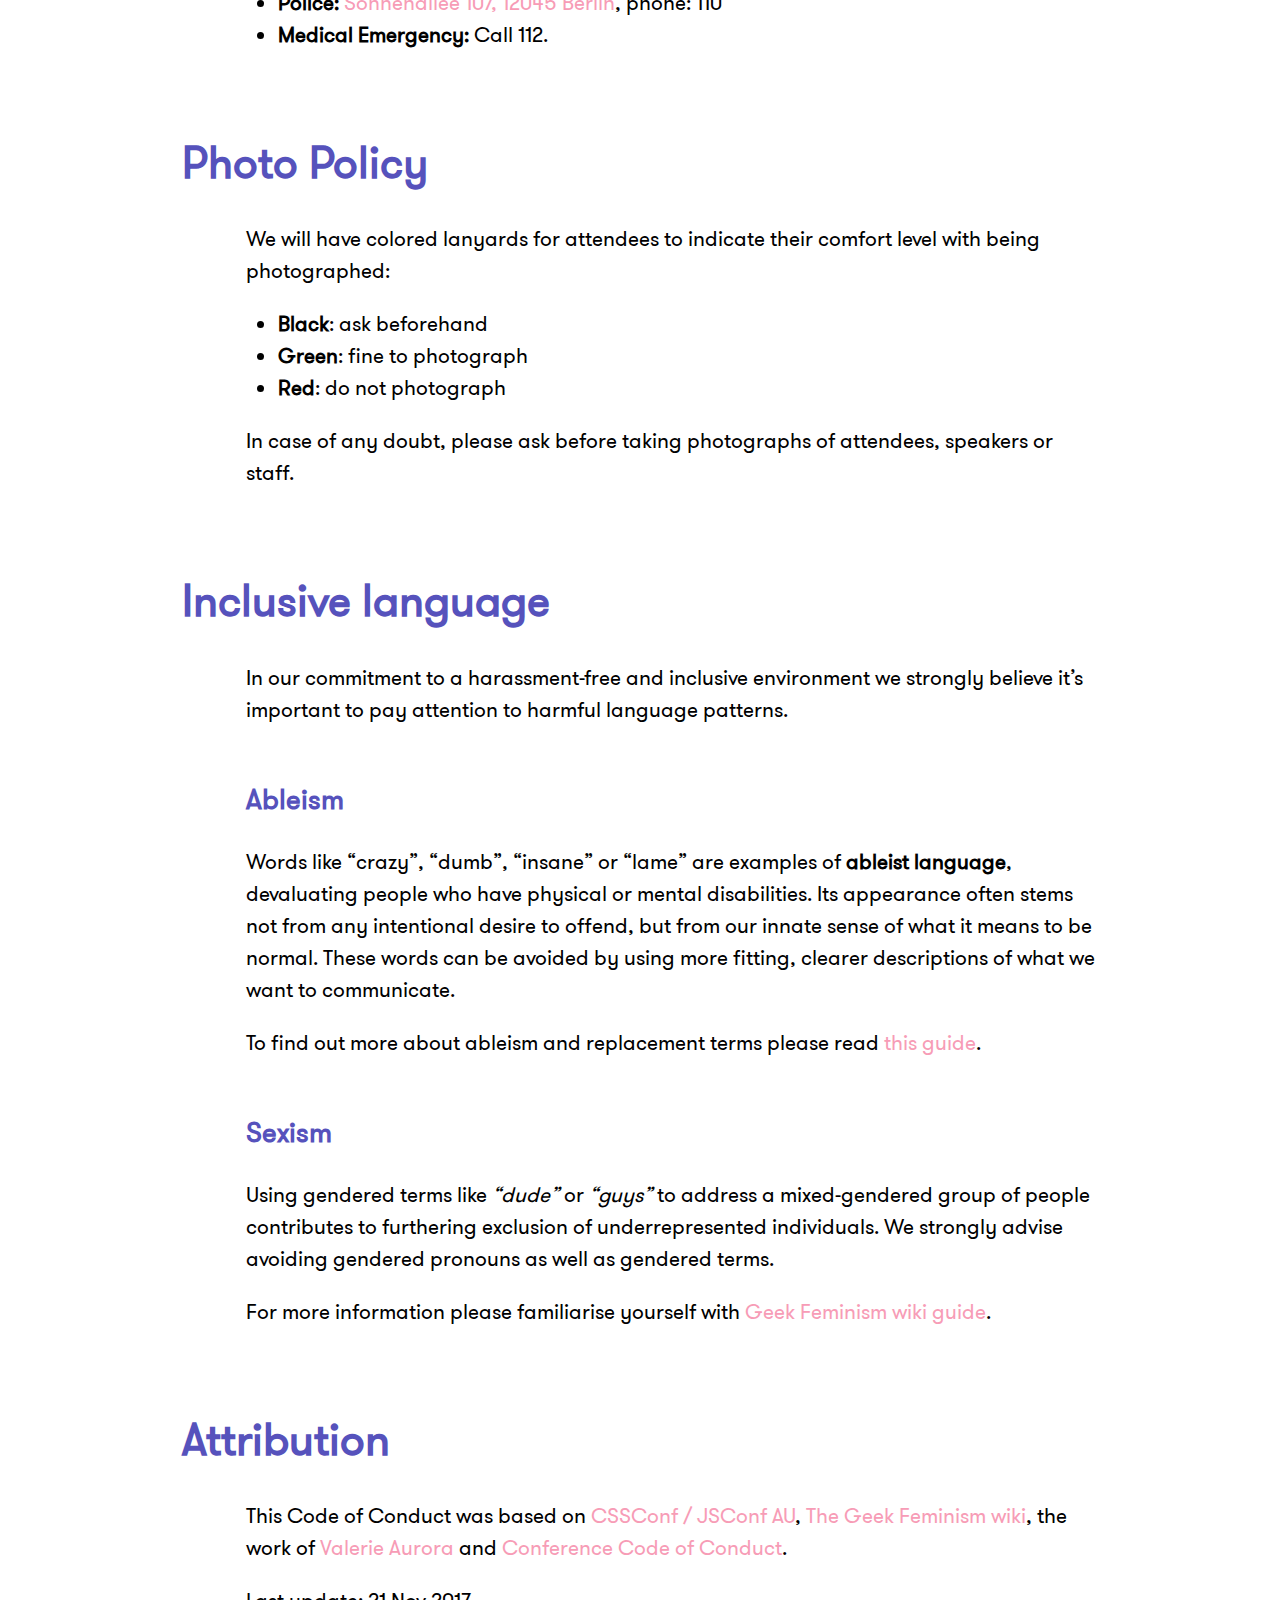
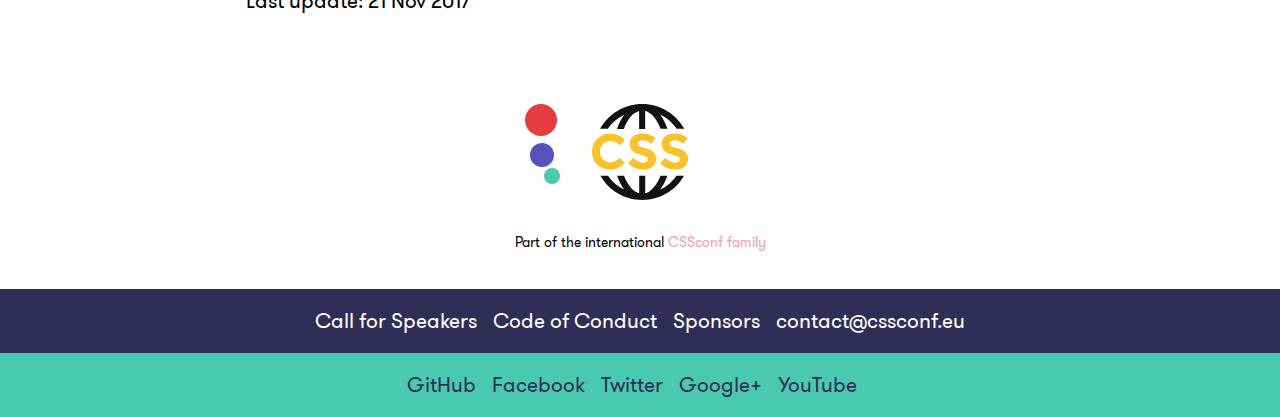
<file: code-of-conduct/index.html>
<!DOCTYPE html>
<html lang="en">
<head>
  <meta charset="utf-8">
  <meta http-equiv="x-ua-compatible" content="ie=edge">
  <title>Code of Conduct</title>
  
  <meta name="viewport" content="width=device-width, initial-scale=1">
  <link rel="stylesheet" href="/css/main.css">
  

  <meta property="og:url" content="https://2018.cssconf.eu"/>
  <meta property="og:type" content="website"/>
  <meta property="og:title"
        content="Code of Conduct"/>

  <meta property="og:image"
        content=""/>
  <link rel="apple-touch-icon-precomposed" sizes="57x57" href="/icons/apple-touch-icon-57x57.png" />
<link rel="apple-touch-icon-precomposed" sizes="114x114" href="/icons/apple-touch-icon-114x114.png" />
<link rel="apple-touch-icon-precomposed" sizes="72x72" href="/icons/apple-touch-icon-72x72.png" />
<link rel="apple-touch-icon-precomposed" sizes="144x144" href="/icons/apple-touch-icon-144x144.png" />
<link rel="apple-touch-icon-precomposed" sizes="60x60" href="/icons/apple-touch-icon-60x60.png" />
<link rel="apple-touch-icon-precomposed" sizes="120x120" href="/icons/apple-touch-icon-120x120.png" />
<link rel="apple-touch-icon-precomposed" sizes="76x76" href="/icons/apple-touch-icon-76x76.png" />
<link rel="apple-touch-icon-precomposed" sizes="152x152" href="/icons/apple-touch-icon-152x152.png" />

<link rel="icon" type="image/png" href="/icons/favicon-196x196.png" sizes="196x196" />
<link rel="icon" type="image/png" href="/icons/favicon-96x96.png" sizes="96x96" />
<link rel="icon" type="image/png" href="/icons/favicon-32x32.png" sizes="32x32" />
<link rel="icon" type="image/png" href="/icons/favicon-16x16.png" sizes="16x16" />
<link rel="icon" type="image/png" href="/icons/favicon-128.png" sizes="128x128" />

<meta name="application-name" content="CSSconf EU 2017"/>
<meta name="msapplication-TileColor" content="#2176FF" />
<meta name="msapplication-TileImage" content="/icons/mstile-144x144.png" />
<meta name="msapplication-square70x70logo" content="/icons/mstile-70x70.png" />
<meta name="msapplication-square150x150logo" content="/icons/mstile-150x150.png" />
<meta name="msapplication-wide310x150logo" content="/icons/mstile-310x150.png" />
<meta name="msapplication-square310x310logo" content="/icons/mstile-310x310.png" />

</head>
<body class="page--coc">






  
     
    
  


<header class="c-header-global">
  <a href="/" title="Home">
    <span class="c-header-global__text--name">CSSconf EU</span>
    <span class="c-header__hide-on-mobile">
      <span class="c-header-global__text--date">Friday, June 1st 2018</span>
      <span class="c-header-global__text--location">Berlin, Germany</span>
    </span>
  </a>
  <a class="c-btn" href="https://ti.to/cssconfeu/cssconfeu-2018/" target="_blank">Buy Ticket</a>
</header>


<div class="l-wrapper">
  
  <section class="c-intro">
    <div class="l-container">
      <h1 class="c-intro__title">Code Of Conduct</h1>
      <p class="c-intro__text copy--max">
        All attendees, speakers, sponsors and volunteers at our conference are required to agree with the following code of conduct. Organisers will enforce this code throughout the event. We expect cooperation from all participants to help ensure a safe environment for everybody.

      </p>
    </div>
  </section>

  <div class="l-container">
    <main>
      <div class="markdown--indented-paragraphs">
        <h2 id="purpose">Purpose</h2>
<p>CSSconf EU is dedicated to providing a harassment-free conference experience
for everyone, regardless of gender, gender identity and expression, sexual
orientation, disability, physical appearance, body size, race, age, religion
or lack thereof. We do not tolerate harassment of conference participants in
any form. Sexual language and imagery is not appropriate for any conference
venue, including talks. Conference participants violating these rules may be
sanctioned or expelled from the conference without a refund at the discretion
of the conference organisers.</p>
<h2 id="anti-harassment">Anti-harassment</h2>
<p>Harassment includes, but is not limited to:</p>
<ul>
<li>Verbal comments that reinforce social structures of domination related to gender, gender identity and expression, sexual orientation, disability, physical appearance, body size, race, age, religion</li>
<li>Sexual images in public spaces</li>
<li>Deliberate intimidation, stalking, or following</li>
<li>Harassing photography or recording</li>
<li>Sustained disruption of talks or other events</li>
<li>Inappropriate physical contact</li>
<li>Invasion of personal space</li>
<li>Unwelcome sexual attention</li>
<li>Advocating for, or encouraging, any of the above behaviour</li>
</ul>
<h2 id="enforcement">Enforcement</h2>
<p>Participants asked to stop any harassing behavior are expected to comply
immediately.</p>
<p><strong>If a participant engages in harassing behaviour, event organisers retain
the right to take any actions to keep the event a welcoming environment for
all participants.</strong> This includes warning the offender or expulsion from the
conference with no refund.</p>
<p>Event organisers may take action to address anything designed to, or with
the clear impact of, disrupting the event or making the environment hostile
for any participants. We expect participants to follow these rules at all
event venues and event-related social activities. We think people should
follow these rules outside event activities too!</p>
<h2 id="reporting">Reporting</h2>
<p>If someone makes you or anyone else feel unsafe or unwelcome, please report
it as soon as possible. Conference staff can be identified by t-shirts.
Harassment and other Code of Conduct violations reduce the value of our event
for everyone. We want you to be happy at our event. People like you make our
event a better place. You can make a report either personally or anonymously.</p>
<h3 id="anonymous-report">Anonymous report</h3>
<p>You can <a href="https://goo.gl/forms/JTszjaub5cJ3stO82">make an anonymous report here</a>.
We can’t follow up an anonymous report with you directly, but we will fully
investigate it and take whatever action is necessary to prevent a recurrence.</p>
<h3 id="personal-report">Personal report</h3>
<p>You can make a personal report by:</p>
<ul>
<li>Contacting a staff member, identified by STAFF badges, buttons, or shirts.</li>
<li>Emailing us: <a href="mailto:contact@jsconf.eu">contact@jsconf.eu</a>.</li>
<li>Calling us: We’ll publish a phone number that is staffed during main conference hours.</li>
</ul>
<p>When taking a personal report, our staff will ensure you are safe and cannot be
overheard. They may involve other event staff to ensure your report is managed
properly. Once safe, we’ll ask you to tell us about what happened. This can be
upsetting, but we’ll handle it as respectfully as possible, and you can bring
someone to support you. You won’t be asked to confront anyone and we won’t tell
anyone who you are.</p>
<p>Our team will be happy to help you contact hotel/venue security, local law enforcement,
local support services, provide escorts, or otherwise assist you to feel safe for the
duration of the event. We value your attendance.</p>
<h3 id="important-contact-numbers">Important contact numbers</h3>
<ul>
<li><strong>Police:</strong> <a href="https://www.google.com/maps/place/Polizeirevier+Abschnitt+54/@52.5010881,13.4242929,14z/data=!4m8!1m2!2m1!1spolizei!3m4!1s0x0:0x6d9541d25f1cfab2!8m2!3d52.4819537!4d13.4407693?hl=en">Sonnenallee 107, 12045 Berlin</a>,  phone: 110</li>
<li><strong>Medical Emergency:</strong> Call 112.</li>
</ul>
<h2 id="photo-policy">Photo Policy</h2>
<p>We will have colored lanyards for attendees to indicate their comfort level with being photographed:</p>
<ul>
<li><strong>Black</strong>: ask beforehand</li>
<li><strong>Green</strong>: fine to photograph</li>
<li><strong>Red</strong>: do not photograph</li>
</ul>
<p>In case of any doubt, please ask before taking photographs of attendees, speakers or staff.</p>
<h2 id="inclusive-language">Inclusive language</h2>
<p>In our commitment to a harassment-free and inclusive environment we strongly
believe it’s important to pay attention to harmful language patterns.</p>
<h3 id="ableism">Ableism</h3>
<p>Words like “crazy”, “dumb”, “insane” or “lame” are examples of <strong>ableist language</strong>,
devaluating people who have physical or mental disabilities. Its appearance often
stems not from any intentional desire to offend, but from our innate sense of what
it means to be normal. These words can be avoided by using more fitting, clearer
descriptions of what we want to communicate.</p>
<p>To find out more about ableism and replacement terms please read
<a href="http://www.autistichoya.com/p/ableist-words-and-terms-to-avoid.html">this guide</a>.</p>
<h3 id="sexism">Sexism</h3>
<p>Using gendered terms like <em>“dude”</em> or <em>“guys”</em> to address a mixed-gendered group of
people contributes to furthering exclusion of underrepresented individuals. We
strongly advise avoiding gendered pronouns as well as gendered terms.</p>
<p>For more information please familiarise yourself with <a href="http://geekfeminism.wikia.com/wiki/Nonsexist_language">Geek Feminism wiki guide</a>.</p>
<h2 id="attribution">Attribution</h2>
<p>This Code of Conduct was based on <a href="http://jsconfau.com">CSSConf / JSConf AU</a>,
<a href="http://geekfeminism.wikia.com/wiki/Conference_anti-harassment/Policy">The Geek Feminism wiki</a>,
the work of <a href="https://frameshiftconsulting.com/code-of-conduct-training/">Valerie Aurora</a>
and <a href="http://confcodeofconduct.com/">Conference Code of Conduct</a>.</p>
<p>Last update: 21 Nov 2017</p>

      </div>
    </main>
  </div>

</div>

<section>
  <div class="l-container">
    <div class="c-globe">
      <div class="c-globe__element-wrapper">
        
    <svg class="svg svg-globe" viewbox="0 0 16 16">
        

        <use xlink:href="#globe"></use>
    </svg>


        <div class="c-globe__orb-1"></div>
        <div class="c-globe__orb-2"></div>
        <div class="c-globe__orb-3"></div>
      </div>
    </div>
    <p class="copy--mini copy--center">Part of the international <a href="http://cssconf.org/">CSSconf family</a></p>
  </div>
</section>

<footer class="c-footer-global">
  <nav class="c-nav-pages">
    <ul class="c-nav-list c-nav-list--footer-global">
      <li>
        <a class="c-nav-list__anchor" href="/call-for-speakers/">Call for Speakers</a>
      </li>
      <li>
        <a class="c-nav-list__anchor" href="/code-of-conduct/">Code of Conduct</a>
      </li>
      <li>
        <a class="c-nav-list__anchor" href="/sponsors/">Sponsors</a>
      </li>
      <li>
        <a class="c-nav-list__anchor"
           href="mailto:contact@cssconf.eu">
          contact@cssconf.eu
        </a>
      </li>
    </ul>
  </nav>
  <nav class="c-nav-social">
    <ul class="c-nav-list c-nav-list--footer-global">
      <li>
        <a class="c-nav-list__anchor"
           target="_blank"
           href="https://github.com/cssconf/2018.cssconf.eu">
          GitHub
        </a>
      </li>
      <li>
        <a class="c-nav-list__anchor"
           target="_blank"
           href="https://www.facebook.com/cssconfeu/">
          Facebook
        </a>
      </li>
      <li>
        <a class="c-nav-list__anchor"
           target="_blank"
           href="https://twitter.com/cssconfeu">
          Twitter
        </a>
      </li>
      <li>
        <a class="c-nav-list__anchor"
           target="_blank"
           href="https://plus.google.com/+CssconfEu/">
          Google+
        </a>
      </li>
      <li>
        <a class="c-nav-list__anchor"
           target="_blank"
           href="https://www.youtube.com/playlist?list=PL37ZVnwpeshF0XmpjKBJ3-0kvr3b5ZpJR">
          YouTube
        </a>
      </li>
      <li>
        <a class="c-nav-list__anchor"
           target="_blank"
           href="https://www.youtube.com/playlist?list=PL37ZVnwpeshF0XmpjKBJ3-0kvr3b5ZpJR">
        </a>
      </li>
    </ul>
  </nav>
</footer>


<div style="height: 0; width: 0; position: absolute; visibility: hidden;">
  <?xml version="1.0" encoding="UTF-8"?><!DOCTYPE svg PUBLIC "-//W3C//DTD SVG 1.1//EN" "http://www.w3.org/Graphics/SVG/1.1/DTD/svg11.dtd"><svg xmlns="http://www.w3.org/2000/svg" xmlns:xlink="http://www.w3.org/1999/xlink"><defs/><symbol id="globe" viewBox="0 0 143.8 143.7">
<g>
  <path fill="#FBC227" d="M27.2,87.4c5.7,0,10.4-2.3,14.1-6.8l7.5,7.7c-6,6.7-13,10-21,10c-8.1,0-14.7-2.5-20-7.6C2.6,85.6,0,79.2,0,71.4
  s2.7-14.3,8-19.5s11.8-7.8,19.5-7.8c8.6,0,15.8,3.3,21.6,9.8l-7.3,8.2c-3.7-4.6-8.3-6.9-13.8-6.9c-4.4,0-8.2,1.4-11.3,4.3
  S12,66.3,12,71.1s1.5,8.8,4.4,11.7C19.5,86,23,87.4,27.2,87.4L27.2,87.4z"/>
  <path fill="#FBC227" d="M70.3,55.8c-1.1,0.9-1.7,2.2-1.7,3.7s0.7,2.7,2.1,3.6c1.4,0.9,4.5,2,9.5,3.2s8.8,3.1,11.6,5.5c2.7,2.5,4.1,6,4.1,10.7
  s-1.8,8.5-5.3,11.4s-8.2,4.4-13.9,4.4c-8.3,0-15.8-3.1-22.4-9.2l7-8.5c5.6,5,10.9,7.4,15.7,7.4c2.1,0,3.8-0.5,5.1-1.4
  c1.2-0.9,1.8-2.2,1.8-3.8s-0.7-2.8-2-3.8c-1.3-0.9-3.9-1.9-7.7-2.8c-6.1-1.4-10.6-3.3-13.4-5.7c-2.8-2.3-4.2-6-4.2-11
  S58.4,50.7,62,48c3.6-2.7,8-4,13.4-4c3.5,0,7,0.6,10.5,1.8c3.5,1.2,6.5,2.9,9.1,5.1l-5.9,8.5c-4.5-3.5-9.3-5.2-14.1-5.2
  C73,54.4,71.4,54.9,70.3,55.8z M118.2,55.8c-1.1,0.9-1.7,2.2-1.7,3.7s0.7,2.7,2.1,3.6c1.4,0.9,4.5,2,9.5,3.2s8.8,3.1,11.6,5.5
  c2.7,2.5,4.1,6,4.1,10.7s-1.8,8.5-5.3,11.4s-8.2,4.4-13.9,4.4c-8.3,0-15.8-3.1-22.4-9.2l7-8.5c5.6,5,10.9,7.4,15.7,7.4
  c2.1,0,3.8-0.5,5.1-1.4c1.2-0.9,1.8-2.2,1.8-3.8s-0.7-2.8-2-3.8c-1.3-0.9-3.9-1.9-7.7-2.8c-6.1-1.4-10.6-3.3-13.4-5.7
  c-2.8-2.3-4.2-6-4.2-11s1.8-8.8,5.4-11.5c3.6-2.7,8-4,13.4-4c3.5,0,7,0.6,10.5,1.8c3.5,1.2,6.5,2.9,9.1,5.1l-5.9,8.5
  c-4.5-3.5-9.3-5.2-14.1-5.2C120.8,54.4,119.3,54.9,118.2,55.8L118.2,55.8z"/>
</g>
<g>
  <path fill="hsl(0, 0%, 7%)" d="M23.5,37.3c2.2-3,4.7-6.5,7.6-9.3c5.1-5,10.8-9.1,17.2-12.1c-4.4,5.9-8.1,13.4-10.9,21.4h10.2c1.5-4,3.3-7.8,5.3-11.1
  c3.2-5.4,7.1-9.8,11.1-12.6c2.1-1.5,4.6-2.6,6.6-3.3v27h9v-27c3,0.6,4.6,1.7,6.7,3.2c4,2.8,7.9,7.2,11.1,12.6
  c2,3.3,3.9,7.1,5.4,11.1H113c-2.8-8-6.4-15.6-10.9-21.5c6.4,3.1,12.2,7.2,17.2,12.2c2.8,2.8,5.4,6.2,7.6,9.2h11.3
  C125.9,15.1,102.3,0,75.2,0s-50.7,15.1-63,37.1h11.3V37.3z"/>
  <path fill="hsl(0, 0%, 7%)" d="M126.5,107.3c-2.1,3-4.4,6-7.1,8.7c-5.1,5-10.8,9-17.2,12.1c4.3-5.7,7.9-12.7,10.6-20.7h-10.2c-1.4,4-3.1,7.4-5,10.5
  c-3.2,5.4-7.3,9.8-11.2,12.6c-2.1,1.5-3.7,2.7-6.7,3.3v-26.5h-9v26.5c-2-0.6-4.5-1.7-6.6-3.2c-4-2.8-7.9-7.4-11.1-12.8
  c-1.9-3.1-3.6-6.5-5-10.5H37.7c2.7,8,6.3,15.2,10.6,20.9c-6.4-3.1-12.2-7.3-17.2-12.3c-2.6-2.6-5-5.5-7.1-8.5H12.7
  c12.4,22,35.8,36.3,62.5,36.3s50.1-14.3,62.5-36.3h-11.2V107.3z"/>
</g>
</symbol><symbol id="index-arrow" viewBox="0 0 700 321">
    <!-- Generator: Sketch 47.1 (45422) - http://www.bohemiancoding.com/sketch -->
    <title>Combined Shape</title>
    <desc>Created with Sketch.</desc>
    
    <g id="Page-1" stroke="none" stroke-width="1" fill="none" fill-rule="evenodd">
        <g id="CSSconf2018-startpage" transform="translate(0.000000, -1293.000000)" fill="#FDD9E3">
            <path d="M0,1393 L462,1393 L462,1514 L0,1514 L0,1393 Z M700,1453.5 L462,1614 L462,1293 L700,1453.5 Z" id="Combined-Shape"/>
        </g>
    </g>
</symbol></svg>
</div>

<script>
  (function (i, s, o, g, r, a, m) {
    i['GoogleAnalyticsObject'] = r;
    i[r] = i[r] || function () {
      (i[r].q = i[r].q || []).push(arguments)
    }, i[r].l = 1 * new Date();
    a = s.createElement(o),
      m = s.getElementsByTagName(o)[0];
    a.async = 1;
    a.src = g;
    m.parentNode.insertBefore(a, m)
  })(window, document, 'script', 'https://www.google-analytics.com/analytics.js', 'ga');

  ga('create', 'UA-41264845-2', 'auto');
  ga('send', 'pageview');
</script>

</body>
</html>
</file>
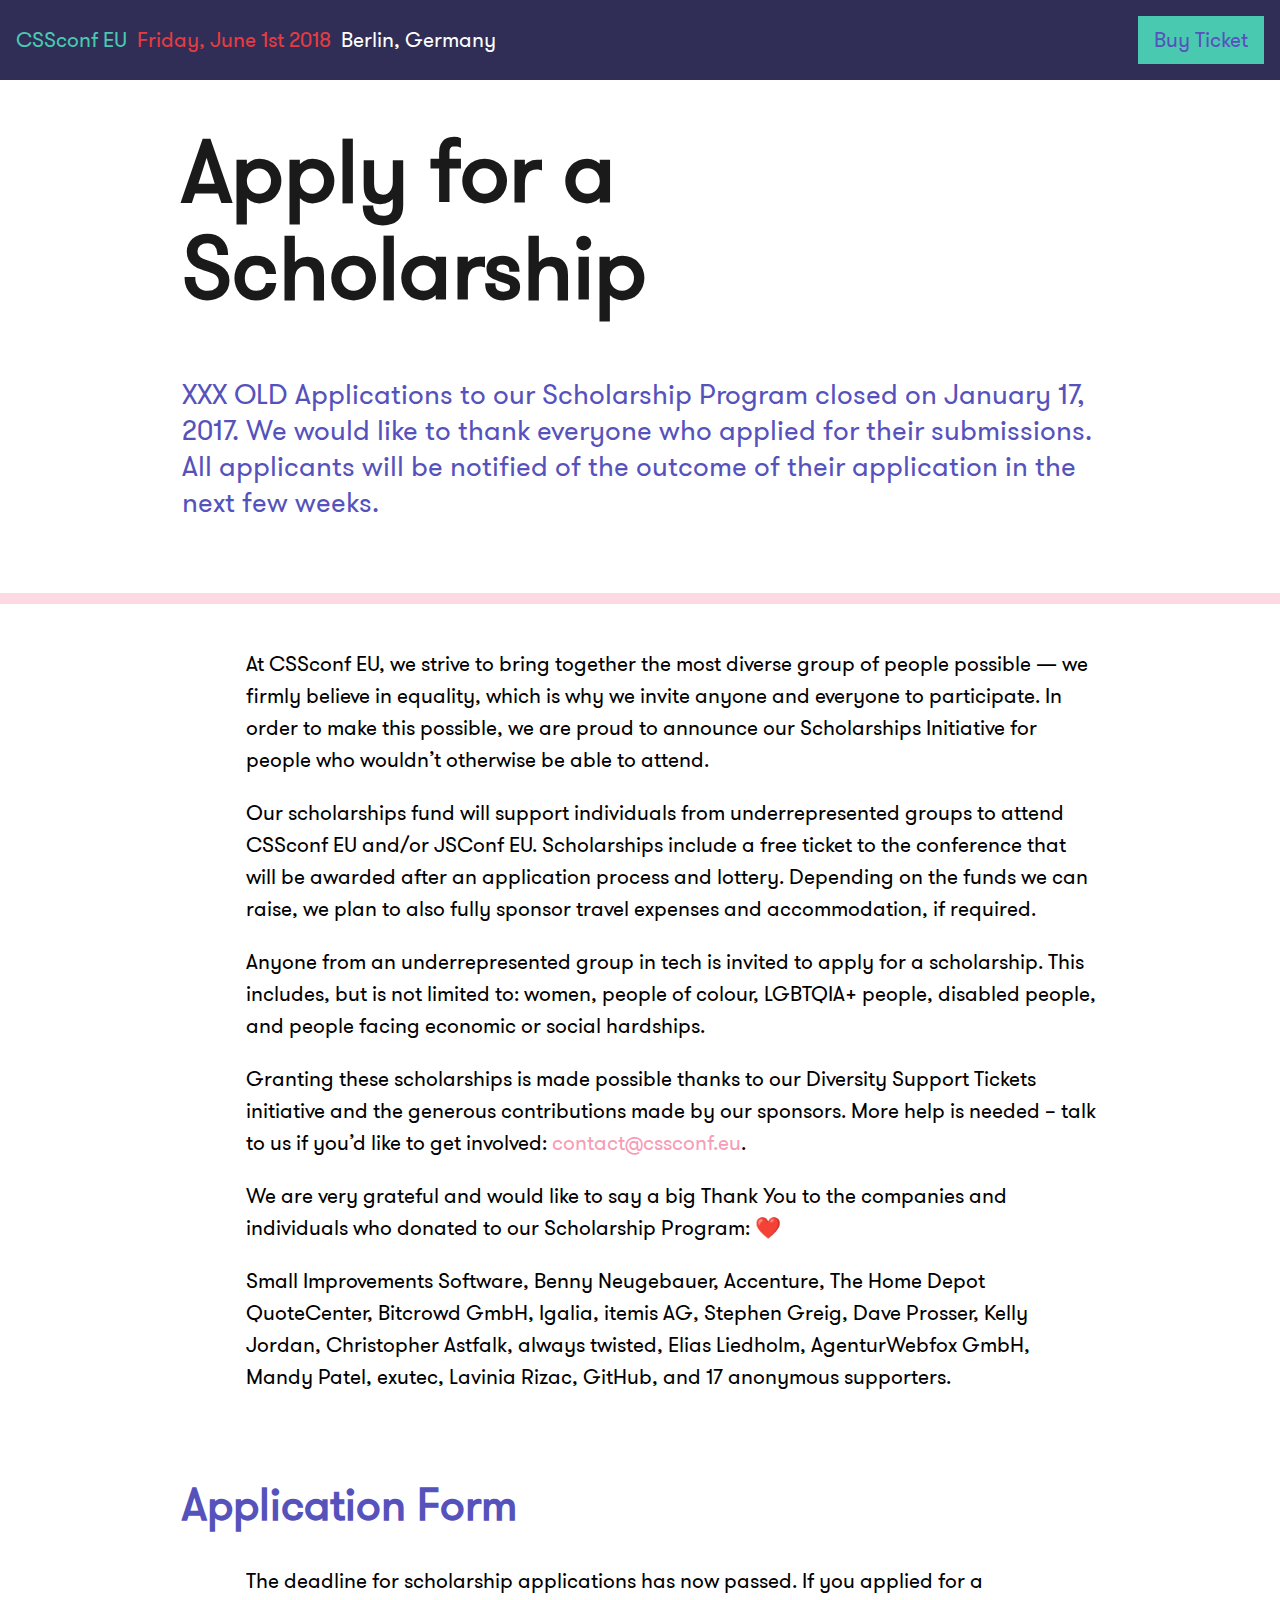
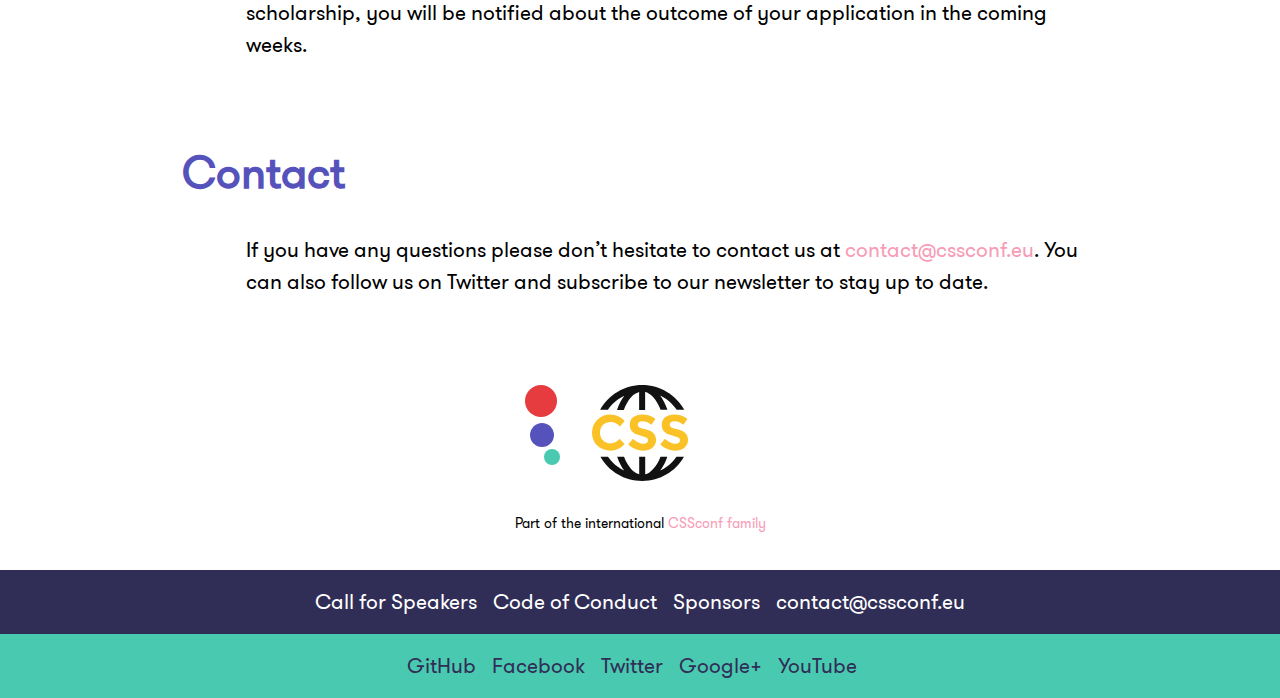
<file: scholarships/index.html>
<!DOCTYPE html>
<html lang="en">
<head>
  <meta charset="utf-8">
  <meta http-equiv="x-ua-compatible" content="ie=edge">
  <title>Scholarships</title>
  
  <meta name="viewport" content="width=device-width, initial-scale=1">
  <link rel="stylesheet" href="/css/main.css">
  

  <meta property="og:url" content="https://2018.cssconf.eu"/>
  <meta property="og:type" content="website"/>
  <meta property="og:title"
        content="Scholarships"/>

  <meta property="og:image"
        content=""/>
  <link rel="apple-touch-icon-precomposed" sizes="57x57" href="/icons/apple-touch-icon-57x57.png" />
<link rel="apple-touch-icon-precomposed" sizes="114x114" href="/icons/apple-touch-icon-114x114.png" />
<link rel="apple-touch-icon-precomposed" sizes="72x72" href="/icons/apple-touch-icon-72x72.png" />
<link rel="apple-touch-icon-precomposed" sizes="144x144" href="/icons/apple-touch-icon-144x144.png" />
<link rel="apple-touch-icon-precomposed" sizes="60x60" href="/icons/apple-touch-icon-60x60.png" />
<link rel="apple-touch-icon-precomposed" sizes="120x120" href="/icons/apple-touch-icon-120x120.png" />
<link rel="apple-touch-icon-precomposed" sizes="76x76" href="/icons/apple-touch-icon-76x76.png" />
<link rel="apple-touch-icon-precomposed" sizes="152x152" href="/icons/apple-touch-icon-152x152.png" />

<link rel="icon" type="image/png" href="/icons/favicon-196x196.png" sizes="196x196" />
<link rel="icon" type="image/png" href="/icons/favicon-96x96.png" sizes="96x96" />
<link rel="icon" type="image/png" href="/icons/favicon-32x32.png" sizes="32x32" />
<link rel="icon" type="image/png" href="/icons/favicon-16x16.png" sizes="16x16" />
<link rel="icon" type="image/png" href="/icons/favicon-128.png" sizes="128x128" />

<meta name="application-name" content="CSSconf EU 2017"/>
<meta name="msapplication-TileColor" content="#2176FF" />
<meta name="msapplication-TileImage" content="/icons/mstile-144x144.png" />
<meta name="msapplication-square70x70logo" content="/icons/mstile-70x70.png" />
<meta name="msapplication-square150x150logo" content="/icons/mstile-150x150.png" />
<meta name="msapplication-wide310x150logo" content="/icons/mstile-310x150.png" />
<meta name="msapplication-square310x310logo" content="/icons/mstile-310x310.png" />

</head>
<body class="">






  
     
    
  


<header class="c-header-global">
  <a href="/" title="Home">
    <span class="c-header-global__text--name">CSSconf EU</span>
    <span class="c-header__hide-on-mobile">
      <span class="c-header-global__text--date">Friday, June 1st 2018</span>
      <span class="c-header-global__text--location">Berlin, Germany</span>
    </span>
  </a>
  <a class="c-btn" href="https://ti.to/cssconfeu/cssconfeu-2018/" target="_blank">Buy Ticket</a>
</header>


<div class="l-wrapper">
  
  <section class="c-intro">
    <div class="l-container">
      <h1 class="c-intro__title">Apply for a Scholarship</h1>
      <p class="c-intro__text copy--max">
        XXX OLD Applications to our Scholarship Program closed on January 17, 2017. We would like to thank everyone who applied for their submissions. All applicants will be notified of the outcome of their application in the next few weeks.

      </p>
    </div>
  </section>

  <div class="l-container">
    <main>
      <div class="markdown--indented-paragraphs">
        <p>At CSSconf EU, we strive to bring together the most diverse group of people possible — we firmly believe in equality, which is why we invite anyone and everyone to participate. In order to make this possible, we are proud to announce our Scholarships Initiative for people who wouldn’t otherwise be able to attend.</p>
<p>Our scholarships fund will support individuals from underrepresented groups to attend CSSconf EU and/or JSConf EU. Scholarships include a free ticket to the conference that will be awarded after an application process and lottery. Depending on the funds we can raise, we plan to also fully sponsor travel expenses and accommodation, if required.</p>
<p>Anyone from an underrepresented group in tech is invited to apply for a scholarship. This includes, but is not limited to: women, people of colour, LGBTQIA+ people, disabled people, and people facing economic or social hardships.</p>
<p>Granting these scholarships is made possible thanks to our Diversity Support Tickets initiative and the generous contributions made by our sponsors. More help is needed – talk to us if you’d like to get involved: <a href="mailto:contact@cssconf.eu">contact@cssconf.eu</a>.</p>
<p>We are very grateful and would like to say a big Thank You to the companies and individuals who donated to our Scholarship Program: ❤️</p>
<p>Small Improvements Software, Benny Neugebauer, Accenture, The Home Depot QuoteCenter, Bitcrowd GmbH, Igalia, itemis AG, Stephen Greig, Dave Prosser, Kelly Jordan, Christopher Astfalk, always twisted, Elias Liedholm, AgenturWebfox GmbH, Mandy Patel, exutec, Lavinia Rizac, GitHub, and 17 anonymous supporters.</p>
<h2 id="application-form">Application Form</h2>
<p>The deadline for scholarship applications has now passed. If you applied for a scholarship, you will be notified about the outcome of your application in the coming weeks.</p>
<h2 id="contact">Contact</h2>
<p>If you have any questions please don’t hesitate to contact us at <a href="mailto:contact@cssconf.eu">contact@cssconf.eu</a>. You can also follow us on Twitter and subscribe to our newsletter to stay up to date.</p>

      </div>
    </main>
  </div>

</div>

<section>
  <div class="l-container">
    <div class="c-globe">
      <div class="c-globe__element-wrapper">
        
    <svg class="svg svg-globe" viewbox="0 0 16 16">
        

        <use xlink:href="#globe"></use>
    </svg>


        <div class="c-globe__orb-1"></div>
        <div class="c-globe__orb-2"></div>
        <div class="c-globe__orb-3"></div>
      </div>
    </div>
    <p class="copy--mini copy--center">Part of the international <a href="http://cssconf.org/">CSSconf family</a></p>
  </div>
</section>

<footer class="c-footer-global">
  <nav class="c-nav-pages">
    <ul class="c-nav-list c-nav-list--footer-global">
      <li>
        <a class="c-nav-list__anchor" href="/call-for-speakers/">Call for Speakers</a>
      </li>
      <li>
        <a class="c-nav-list__anchor" href="/code-of-conduct/">Code of Conduct</a>
      </li>
      <li>
        <a class="c-nav-list__anchor" href="/sponsors/">Sponsors</a>
      </li>
      <li>
        <a class="c-nav-list__anchor"
           href="mailto:contact@cssconf.eu">
          contact@cssconf.eu
        </a>
      </li>
    </ul>
  </nav>
  <nav class="c-nav-social">
    <ul class="c-nav-list c-nav-list--footer-global">
      <li>
        <a class="c-nav-list__anchor"
           target="_blank"
           href="https://github.com/cssconf/2018.cssconf.eu">
          GitHub
        </a>
      </li>
      <li>
        <a class="c-nav-list__anchor"
           target="_blank"
           href="https://www.facebook.com/cssconfeu/">
          Facebook
        </a>
      </li>
      <li>
        <a class="c-nav-list__anchor"
           target="_blank"
           href="https://twitter.com/cssconfeu">
          Twitter
        </a>
      </li>
      <li>
        <a class="c-nav-list__anchor"
           target="_blank"
           href="https://plus.google.com/+CssconfEu/">
          Google+
        </a>
      </li>
      <li>
        <a class="c-nav-list__anchor"
           target="_blank"
           href="https://www.youtube.com/playlist?list=PL37ZVnwpeshF0XmpjKBJ3-0kvr3b5ZpJR">
          YouTube
        </a>
      </li>
      <li>
        <a class="c-nav-list__anchor"
           target="_blank"
           href="https://www.youtube.com/playlist?list=PL37ZVnwpeshF0XmpjKBJ3-0kvr3b5ZpJR">
        </a>
      </li>
    </ul>
  </nav>
</footer>


<div style="height: 0; width: 0; position: absolute; visibility: hidden;">
  <?xml version="1.0" encoding="UTF-8"?><!DOCTYPE svg PUBLIC "-//W3C//DTD SVG 1.1//EN" "http://www.w3.org/Graphics/SVG/1.1/DTD/svg11.dtd"><svg xmlns="http://www.w3.org/2000/svg" xmlns:xlink="http://www.w3.org/1999/xlink"><defs/><symbol id="globe" viewBox="0 0 143.8 143.7">
<g>
  <path fill="#FBC227" d="M27.2,87.4c5.7,0,10.4-2.3,14.1-6.8l7.5,7.7c-6,6.7-13,10-21,10c-8.1,0-14.7-2.5-20-7.6C2.6,85.6,0,79.2,0,71.4
  s2.7-14.3,8-19.5s11.8-7.8,19.5-7.8c8.6,0,15.8,3.3,21.6,9.8l-7.3,8.2c-3.7-4.6-8.3-6.9-13.8-6.9c-4.4,0-8.2,1.4-11.3,4.3
  S12,66.3,12,71.1s1.5,8.8,4.4,11.7C19.5,86,23,87.4,27.2,87.4L27.2,87.4z"/>
  <path fill="#FBC227" d="M70.3,55.8c-1.1,0.9-1.7,2.2-1.7,3.7s0.7,2.7,2.1,3.6c1.4,0.9,4.5,2,9.5,3.2s8.8,3.1,11.6,5.5c2.7,2.5,4.1,6,4.1,10.7
  s-1.8,8.5-5.3,11.4s-8.2,4.4-13.9,4.4c-8.3,0-15.8-3.1-22.4-9.2l7-8.5c5.6,5,10.9,7.4,15.7,7.4c2.1,0,3.8-0.5,5.1-1.4
  c1.2-0.9,1.8-2.2,1.8-3.8s-0.7-2.8-2-3.8c-1.3-0.9-3.9-1.9-7.7-2.8c-6.1-1.4-10.6-3.3-13.4-5.7c-2.8-2.3-4.2-6-4.2-11
  S58.4,50.7,62,48c3.6-2.7,8-4,13.4-4c3.5,0,7,0.6,10.5,1.8c3.5,1.2,6.5,2.9,9.1,5.1l-5.9,8.5c-4.5-3.5-9.3-5.2-14.1-5.2
  C73,54.4,71.4,54.9,70.3,55.8z M118.2,55.8c-1.1,0.9-1.7,2.2-1.7,3.7s0.7,2.7,2.1,3.6c1.4,0.9,4.5,2,9.5,3.2s8.8,3.1,11.6,5.5
  c2.7,2.5,4.1,6,4.1,10.7s-1.8,8.5-5.3,11.4s-8.2,4.4-13.9,4.4c-8.3,0-15.8-3.1-22.4-9.2l7-8.5c5.6,5,10.9,7.4,15.7,7.4
  c2.1,0,3.8-0.5,5.1-1.4c1.2-0.9,1.8-2.2,1.8-3.8s-0.7-2.8-2-3.8c-1.3-0.9-3.9-1.9-7.7-2.8c-6.1-1.4-10.6-3.3-13.4-5.7
  c-2.8-2.3-4.2-6-4.2-11s1.8-8.8,5.4-11.5c3.6-2.7,8-4,13.4-4c3.5,0,7,0.6,10.5,1.8c3.5,1.2,6.5,2.9,9.1,5.1l-5.9,8.5
  c-4.5-3.5-9.3-5.2-14.1-5.2C120.8,54.4,119.3,54.9,118.2,55.8L118.2,55.8z"/>
</g>
<g>
  <path fill="hsl(0, 0%, 7%)" d="M23.5,37.3c2.2-3,4.7-6.5,7.6-9.3c5.1-5,10.8-9.1,17.2-12.1c-4.4,5.9-8.1,13.4-10.9,21.4h10.2c1.5-4,3.3-7.8,5.3-11.1
  c3.2-5.4,7.1-9.8,11.1-12.6c2.1-1.5,4.6-2.6,6.6-3.3v27h9v-27c3,0.6,4.6,1.7,6.7,3.2c4,2.8,7.9,7.2,11.1,12.6
  c2,3.3,3.9,7.1,5.4,11.1H113c-2.8-8-6.4-15.6-10.9-21.5c6.4,3.1,12.2,7.2,17.2,12.2c2.8,2.8,5.4,6.2,7.6,9.2h11.3
  C125.9,15.1,102.3,0,75.2,0s-50.7,15.1-63,37.1h11.3V37.3z"/>
  <path fill="hsl(0, 0%, 7%)" d="M126.5,107.3c-2.1,3-4.4,6-7.1,8.7c-5.1,5-10.8,9-17.2,12.1c4.3-5.7,7.9-12.7,10.6-20.7h-10.2c-1.4,4-3.1,7.4-5,10.5
  c-3.2,5.4-7.3,9.8-11.2,12.6c-2.1,1.5-3.7,2.7-6.7,3.3v-26.5h-9v26.5c-2-0.6-4.5-1.7-6.6-3.2c-4-2.8-7.9-7.4-11.1-12.8
  c-1.9-3.1-3.6-6.5-5-10.5H37.7c2.7,8,6.3,15.2,10.6,20.9c-6.4-3.1-12.2-7.3-17.2-12.3c-2.6-2.6-5-5.5-7.1-8.5H12.7
  c12.4,22,35.8,36.3,62.5,36.3s50.1-14.3,62.5-36.3h-11.2V107.3z"/>
</g>
</symbol><symbol id="index-arrow" viewBox="0 0 700 321">
    <!-- Generator: Sketch 47.1 (45422) - http://www.bohemiancoding.com/sketch -->
    <title>Combined Shape</title>
    <desc>Created with Sketch.</desc>
    
    <g id="Page-1" stroke="none" stroke-width="1" fill="none" fill-rule="evenodd">
        <g id="CSSconf2018-startpage" transform="translate(0.000000, -1293.000000)" fill="#FDD9E3">
            <path d="M0,1393 L462,1393 L462,1514 L0,1514 L0,1393 Z M700,1453.5 L462,1614 L462,1293 L700,1453.5 Z" id="Combined-Shape"/>
        </g>
    </g>
</symbol></svg>
</div>

<script>
  (function (i, s, o, g, r, a, m) {
    i['GoogleAnalyticsObject'] = r;
    i[r] = i[r] || function () {
      (i[r].q = i[r].q || []).push(arguments)
    }, i[r].l = 1 * new Date();
    a = s.createElement(o),
      m = s.getElementsByTagName(o)[0];
    a.async = 1;
    a.src = g;
    m.parentNode.insertBefore(a, m)
  })(window, document, 'script', 'https://www.google-analytics.com/analytics.js', 'ga');

  ga('create', 'UA-41264845-2', 'auto');
  ga('send', 'pageview');
</script>

</body>
</html>
</file>
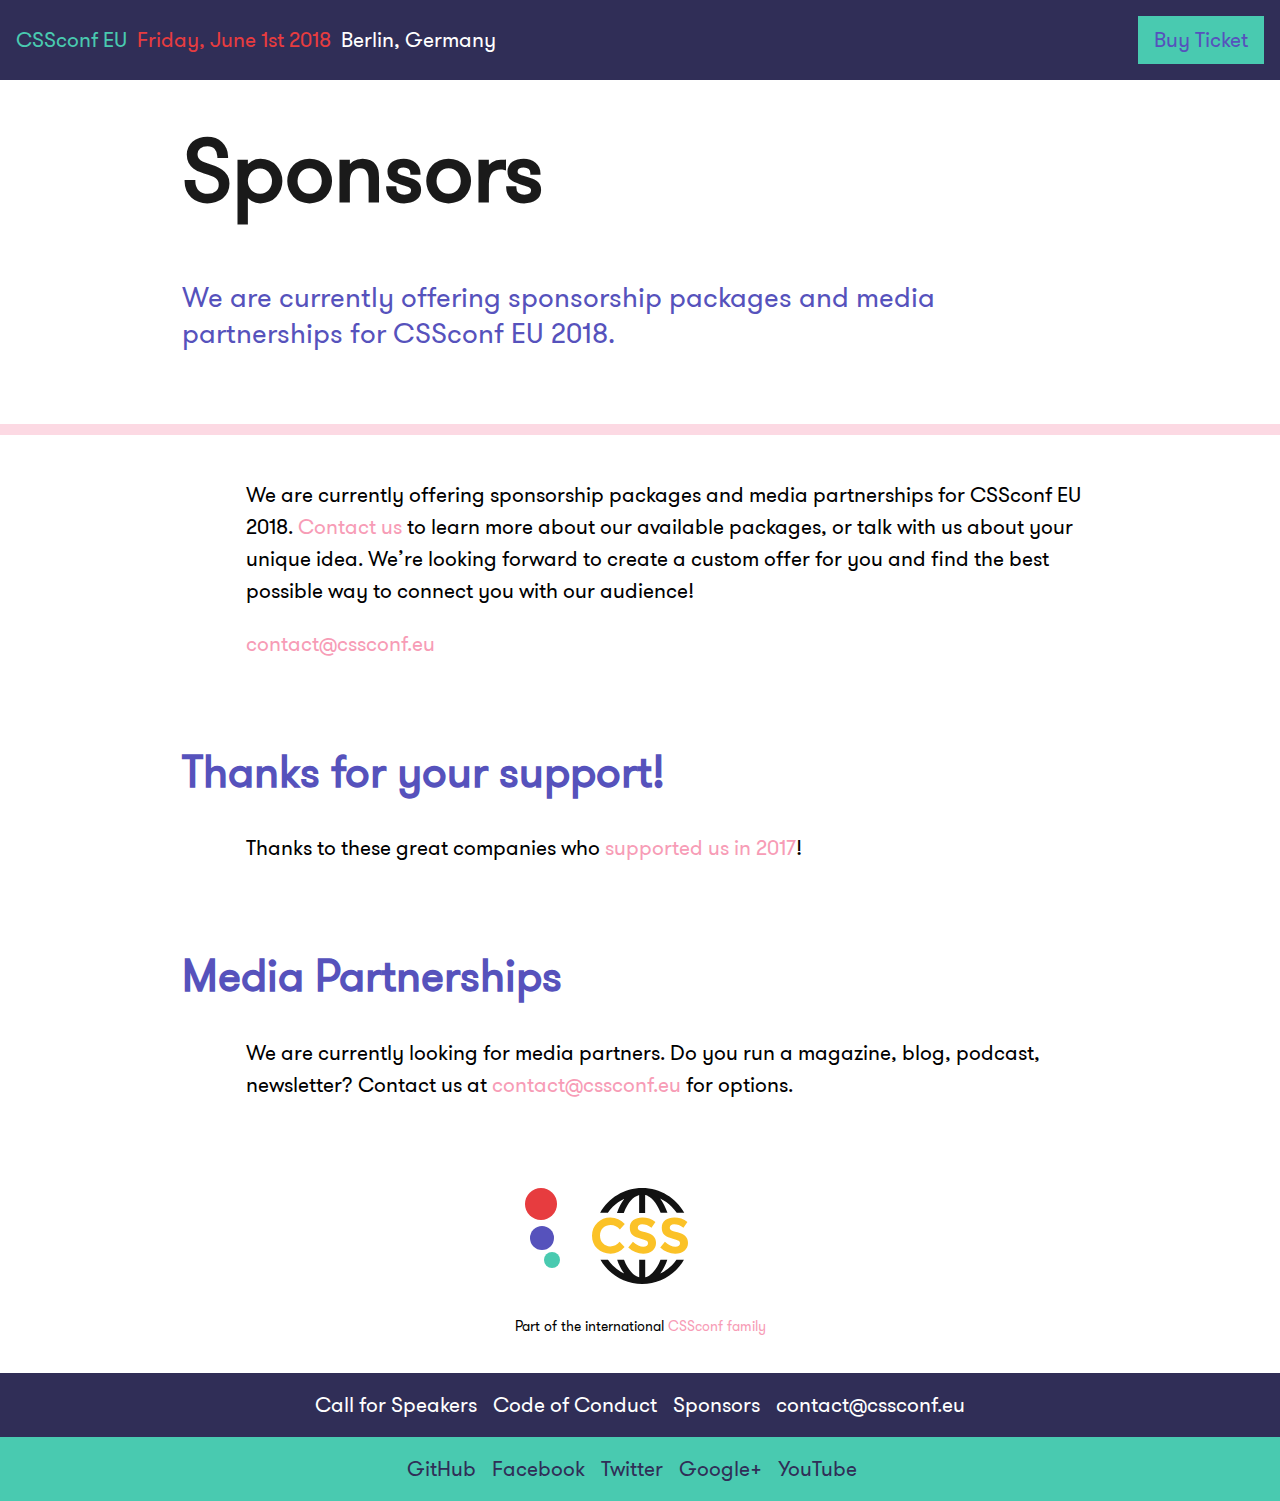
<file: sponsors/index.html>
<!DOCTYPE html>
<html lang="en">
<head>
  <meta charset="utf-8">
  <meta http-equiv="x-ua-compatible" content="ie=edge">
  <title>Sponsors</title>
  
  <meta name="viewport" content="width=device-width, initial-scale=1">
  <link rel="stylesheet" href="/css/main.css">
  

  <meta property="og:url" content="https://2018.cssconf.eu"/>
  <meta property="og:type" content="website"/>
  <meta property="og:title"
        content="Sponsors"/>

  <meta property="og:image"
        content=""/>
  <link rel="apple-touch-icon-precomposed" sizes="57x57" href="/icons/apple-touch-icon-57x57.png" />
<link rel="apple-touch-icon-precomposed" sizes="114x114" href="/icons/apple-touch-icon-114x114.png" />
<link rel="apple-touch-icon-precomposed" sizes="72x72" href="/icons/apple-touch-icon-72x72.png" />
<link rel="apple-touch-icon-precomposed" sizes="144x144" href="/icons/apple-touch-icon-144x144.png" />
<link rel="apple-touch-icon-precomposed" sizes="60x60" href="/icons/apple-touch-icon-60x60.png" />
<link rel="apple-touch-icon-precomposed" sizes="120x120" href="/icons/apple-touch-icon-120x120.png" />
<link rel="apple-touch-icon-precomposed" sizes="76x76" href="/icons/apple-touch-icon-76x76.png" />
<link rel="apple-touch-icon-precomposed" sizes="152x152" href="/icons/apple-touch-icon-152x152.png" />

<link rel="icon" type="image/png" href="/icons/favicon-196x196.png" sizes="196x196" />
<link rel="icon" type="image/png" href="/icons/favicon-96x96.png" sizes="96x96" />
<link rel="icon" type="image/png" href="/icons/favicon-32x32.png" sizes="32x32" />
<link rel="icon" type="image/png" href="/icons/favicon-16x16.png" sizes="16x16" />
<link rel="icon" type="image/png" href="/icons/favicon-128.png" sizes="128x128" />

<meta name="application-name" content="CSSconf EU 2017"/>
<meta name="msapplication-TileColor" content="#2176FF" />
<meta name="msapplication-TileImage" content="/icons/mstile-144x144.png" />
<meta name="msapplication-square70x70logo" content="/icons/mstile-70x70.png" />
<meta name="msapplication-square150x150logo" content="/icons/mstile-150x150.png" />
<meta name="msapplication-wide310x150logo" content="/icons/mstile-310x150.png" />
<meta name="msapplication-square310x310logo" content="/icons/mstile-310x310.png" />

</head>
<body class="">






  
     
    
  


<header class="c-header-global">
  <a href="/" title="Home">
    <span class="c-header-global__text--name">CSSconf EU</span>
    <span class="c-header__hide-on-mobile">
      <span class="c-header-global__text--date">Friday, June 1st 2018</span>
      <span class="c-header-global__text--location">Berlin, Germany</span>
    </span>
  </a>
  <a class="c-btn" href="https://ti.to/cssconfeu/cssconfeu-2018/" target="_blank">Buy Ticket</a>
</header>


<div class="l-wrapper">
  
  <section class="c-intro">
    <div class="l-container">
      <h1 class="c-intro__title">
        Sponsors
      </h1>
      <p class="c-intro__text copy--max">
        We are currently offering sponsorship packages and media partnerships for CSSconf EU 2018.

      </p>
    </div>
  </section>

  <div class="l-container">
    <main>
      <div class="markdown--indented-paragraphs">
        <p>We are currently offering sponsorship packages and media partnerships for CSSconf EU 2018. <a href="mailto:contact@cssconf.eu">Contact us</a> to learn more about our available packages, or talk with us about your unique idea. We’re looking forward to create a custom offer for you and find the best possible way to connect you with our audience!</p>
<p><a href="mailto:contact@cssconf.eu">contact@cssconf.eu</a></p>
<h2 id="thanks-for-your-support-">Thanks for your support!</h2>
<p>Thanks to these great companies who <a href="https://2017.cssconf.eu/sponsors/">supported us in 2017</a>!</p>
<h2 id="media-partnerships">Media Partnerships</h2>
<p>We are currently looking for media partners. Do you run a magazine, blog, podcast, newsletter? Contact us at <a href="mailto:contact@cssconf.eu">contact@cssconf.eu</a> for options.</p>

      </div>
    </main>
  </div>


</div>

<section>
  <div class="l-container">
    <div class="c-globe">
      <div class="c-globe__element-wrapper">
        
    <svg class="svg svg-globe" viewbox="0 0 16 16">
        

        <use xlink:href="#globe"></use>
    </svg>


        <div class="c-globe__orb-1"></div>
        <div class="c-globe__orb-2"></div>
        <div class="c-globe__orb-3"></div>
      </div>
    </div>
    <p class="copy--mini copy--center">Part of the international <a href="http://cssconf.org/">CSSconf family</a></p>
  </div>
</section>

<footer class="c-footer-global">
  <nav class="c-nav-pages">
    <ul class="c-nav-list c-nav-list--footer-global">
      <li>
        <a class="c-nav-list__anchor" href="/call-for-speakers/">Call for Speakers</a>
      </li>
      <li>
        <a class="c-nav-list__anchor" href="/code-of-conduct/">Code of Conduct</a>
      </li>
      <li>
        <a class="c-nav-list__anchor" href="/sponsors/">Sponsors</a>
      </li>
      <li>
        <a class="c-nav-list__anchor"
           href="mailto:contact@cssconf.eu">
          contact@cssconf.eu
        </a>
      </li>
    </ul>
  </nav>
  <nav class="c-nav-social">
    <ul class="c-nav-list c-nav-list--footer-global">
      <li>
        <a class="c-nav-list__anchor"
           target="_blank"
           href="https://github.com/cssconf/2018.cssconf.eu">
          GitHub
        </a>
      </li>
      <li>
        <a class="c-nav-list__anchor"
           target="_blank"
           href="https://www.facebook.com/cssconfeu/">
          Facebook
        </a>
      </li>
      <li>
        <a class="c-nav-list__anchor"
           target="_blank"
           href="https://twitter.com/cssconfeu">
          Twitter
        </a>
      </li>
      <li>
        <a class="c-nav-list__anchor"
           target="_blank"
           href="https://plus.google.com/+CssconfEu/">
          Google+
        </a>
      </li>
      <li>
        <a class="c-nav-list__anchor"
           target="_blank"
           href="https://www.youtube.com/playlist?list=PL37ZVnwpeshF0XmpjKBJ3-0kvr3b5ZpJR">
          YouTube
        </a>
      </li>
      <li>
        <a class="c-nav-list__anchor"
           target="_blank"
           href="https://www.youtube.com/playlist?list=PL37ZVnwpeshF0XmpjKBJ3-0kvr3b5ZpJR">
        </a>
      </li>
    </ul>
  </nav>
</footer>


<div style="height: 0; width: 0; position: absolute; visibility: hidden;">
  <?xml version="1.0" encoding="UTF-8"?><!DOCTYPE svg PUBLIC "-//W3C//DTD SVG 1.1//EN" "http://www.w3.org/Graphics/SVG/1.1/DTD/svg11.dtd"><svg xmlns="http://www.w3.org/2000/svg" xmlns:xlink="http://www.w3.org/1999/xlink"><defs/><symbol id="globe" viewBox="0 0 143.8 143.7">
<g>
  <path fill="#FBC227" d="M27.2,87.4c5.7,0,10.4-2.3,14.1-6.8l7.5,7.7c-6,6.7-13,10-21,10c-8.1,0-14.7-2.5-20-7.6C2.6,85.6,0,79.2,0,71.4
  s2.7-14.3,8-19.5s11.8-7.8,19.5-7.8c8.6,0,15.8,3.3,21.6,9.8l-7.3,8.2c-3.7-4.6-8.3-6.9-13.8-6.9c-4.4,0-8.2,1.4-11.3,4.3
  S12,66.3,12,71.1s1.5,8.8,4.4,11.7C19.5,86,23,87.4,27.2,87.4L27.2,87.4z"/>
  <path fill="#FBC227" d="M70.3,55.8c-1.1,0.9-1.7,2.2-1.7,3.7s0.7,2.7,2.1,3.6c1.4,0.9,4.5,2,9.5,3.2s8.8,3.1,11.6,5.5c2.7,2.5,4.1,6,4.1,10.7
  s-1.8,8.5-5.3,11.4s-8.2,4.4-13.9,4.4c-8.3,0-15.8-3.1-22.4-9.2l7-8.5c5.6,5,10.9,7.4,15.7,7.4c2.1,0,3.8-0.5,5.1-1.4
  c1.2-0.9,1.8-2.2,1.8-3.8s-0.7-2.8-2-3.8c-1.3-0.9-3.9-1.9-7.7-2.8c-6.1-1.4-10.6-3.3-13.4-5.7c-2.8-2.3-4.2-6-4.2-11
  S58.4,50.7,62,48c3.6-2.7,8-4,13.4-4c3.5,0,7,0.6,10.5,1.8c3.5,1.2,6.5,2.9,9.1,5.1l-5.9,8.5c-4.5-3.5-9.3-5.2-14.1-5.2
  C73,54.4,71.4,54.9,70.3,55.8z M118.2,55.8c-1.1,0.9-1.7,2.2-1.7,3.7s0.7,2.7,2.1,3.6c1.4,0.9,4.5,2,9.5,3.2s8.8,3.1,11.6,5.5
  c2.7,2.5,4.1,6,4.1,10.7s-1.8,8.5-5.3,11.4s-8.2,4.4-13.9,4.4c-8.3,0-15.8-3.1-22.4-9.2l7-8.5c5.6,5,10.9,7.4,15.7,7.4
  c2.1,0,3.8-0.5,5.1-1.4c1.2-0.9,1.8-2.2,1.8-3.8s-0.7-2.8-2-3.8c-1.3-0.9-3.9-1.9-7.7-2.8c-6.1-1.4-10.6-3.3-13.4-5.7
  c-2.8-2.3-4.2-6-4.2-11s1.8-8.8,5.4-11.5c3.6-2.7,8-4,13.4-4c3.5,0,7,0.6,10.5,1.8c3.5,1.2,6.5,2.9,9.1,5.1l-5.9,8.5
  c-4.5-3.5-9.3-5.2-14.1-5.2C120.8,54.4,119.3,54.9,118.2,55.8L118.2,55.8z"/>
</g>
<g>
  <path fill="hsl(0, 0%, 7%)" d="M23.5,37.3c2.2-3,4.7-6.5,7.6-9.3c5.1-5,10.8-9.1,17.2-12.1c-4.4,5.9-8.1,13.4-10.9,21.4h10.2c1.5-4,3.3-7.8,5.3-11.1
  c3.2-5.4,7.1-9.8,11.1-12.6c2.1-1.5,4.6-2.6,6.6-3.3v27h9v-27c3,0.6,4.6,1.7,6.7,3.2c4,2.8,7.9,7.2,11.1,12.6
  c2,3.3,3.9,7.1,5.4,11.1H113c-2.8-8-6.4-15.6-10.9-21.5c6.4,3.1,12.2,7.2,17.2,12.2c2.8,2.8,5.4,6.2,7.6,9.2h11.3
  C125.9,15.1,102.3,0,75.2,0s-50.7,15.1-63,37.1h11.3V37.3z"/>
  <path fill="hsl(0, 0%, 7%)" d="M126.5,107.3c-2.1,3-4.4,6-7.1,8.7c-5.1,5-10.8,9-17.2,12.1c4.3-5.7,7.9-12.7,10.6-20.7h-10.2c-1.4,4-3.1,7.4-5,10.5
  c-3.2,5.4-7.3,9.8-11.2,12.6c-2.1,1.5-3.7,2.7-6.7,3.3v-26.5h-9v26.5c-2-0.6-4.5-1.7-6.6-3.2c-4-2.8-7.9-7.4-11.1-12.8
  c-1.9-3.1-3.6-6.5-5-10.5H37.7c2.7,8,6.3,15.2,10.6,20.9c-6.4-3.1-12.2-7.3-17.2-12.3c-2.6-2.6-5-5.5-7.1-8.5H12.7
  c12.4,22,35.8,36.3,62.5,36.3s50.1-14.3,62.5-36.3h-11.2V107.3z"/>
</g>
</symbol><symbol id="index-arrow" viewBox="0 0 700 321">
    <!-- Generator: Sketch 47.1 (45422) - http://www.bohemiancoding.com/sketch -->
    <title>Combined Shape</title>
    <desc>Created with Sketch.</desc>
    
    <g id="Page-1" stroke="none" stroke-width="1" fill="none" fill-rule="evenodd">
        <g id="CSSconf2018-startpage" transform="translate(0.000000, -1293.000000)" fill="#FDD9E3">
            <path d="M0,1393 L462,1393 L462,1514 L0,1514 L0,1393 Z M700,1453.5 L462,1614 L462,1293 L700,1453.5 Z" id="Combined-Shape"/>
        </g>
    </g>
</symbol></svg>
</div>

<script>
  (function (i, s, o, g, r, a, m) {
    i['GoogleAnalyticsObject'] = r;
    i[r] = i[r] || function () {
      (i[r].q = i[r].q || []).push(arguments)
    }, i[r].l = 1 * new Date();
    a = s.createElement(o),
      m = s.getElementsByTagName(o)[0];
    a.async = 1;
    a.src = g;
    m.parentNode.insertBefore(a, m)
  })(window, document, 'script', 'https://www.google-analytics.com/analytics.js', 'ga');

  ga('create', 'UA-41264845-2', 'auto');
  ga('send', 'pageview');
</script>

</body>
</html>
</file>
<file: css/main.css>
/*! normalize.css v7.0.0 | MIT License | github.com/necolas/normalize.css */html{line-height:1.15;-ms-text-size-adjust:100%;-webkit-text-size-adjust:100%}body{margin:0}article,aside,footer,header,nav,section{display:block}h1{font-size:2em;margin:.67em 0}figcaption,figure,main{display:block}figure{margin:1em 40px}hr{-webkit-box-sizing:content-box;box-sizing:content-box;height:0;overflow:visible}pre{font-family:monospace,monospace;font-size:1em}a{background-color:transparent;-webkit-text-decoration-skip:objects}abbr[title]{border-bottom:none;text-decoration:underline;-webkit-text-decoration:underline dotted;text-decoration:underline dotted}b,strong{font-weight:inherit;font-weight:bolder}code,kbd,samp{font-family:monospace,monospace;font-size:1em}dfn{font-style:italic}mark{background-color:#ff0;color:#000}small{font-size:80%}sub,sup{font-size:75%;line-height:0;position:relative;vertical-align:baseline}sub{bottom:-.25em}sup{top:-.5em}audio,video{display:inline-block}audio:not([controls]){display:none;height:0}img{border-style:none}svg:not(:root){overflow:hidden}button,input,optgroup,select,textarea{font-family:sans-serif;font-size:100%;line-height:1.15;margin:0}button,input{overflow:visible}button,select{text-transform:none}[type=reset],[type=submit],button,html [type=button]{-webkit-appearance:button}[type=button]::-moz-focus-inner,[type=reset]::-moz-focus-inner,[type=submit]::-moz-focus-inner,button::-moz-focus-inner{border-style:none;padding:0}[type=button]:-moz-focusring,[type=reset]:-moz-focusring,[type=submit]:-moz-focusring,button:-moz-focusring{outline:1px dotted ButtonText}fieldset{padding:.35em .75em .625em}legend{-webkit-box-sizing:border-box;box-sizing:border-box;color:inherit;display:table;max-width:100%;padding:0;white-space:normal}progress{display:inline-block;vertical-align:baseline}textarea{overflow:auto}[type=checkbox],[type=radio]{-webkit-box-sizing:border-box;box-sizing:border-box;padding:0}[type=number]::-webkit-inner-spin-button,[type=number]::-webkit-outer-spin-button{height:auto}[type=search]{-webkit-appearance:textfield;outline-offset:-2px}[type=search]::-webkit-search-cancel-button,[type=search]::-webkit-search-decoration{-webkit-appearance:none}::-webkit-file-upload-button{-webkit-appearance:button;font:inherit}details,menu{display:block}summary{display:list-item}canvas{display:inline-block}[hidden],template{display:none}:root{--c-black:#1a1a1a;--c-white:#fff;--c-martinique:#302e57;--c-blue-violet:#5652bc;--c-cinnabar:#e73c3f;--c-illusion:#f79cb6;--c-puerto-rico:#49cab0;--c-big-pink:#fcd9e3;--c-saffron:#f9c13e;--c-bright-sun:#fee634;--c-turquoise-blue:#62caea;--c-apple:#46c34e;--c-bittersweet:#fd6c58;--l-unit:.5rem;--l-gutter:1.375rem;--l-column:4.375rem;--l-width:87.5rem;/:60rem;--ff-sans-serif-regular:"GT Walsheim Pro Regular",sans-serif;--ff-sans-serif-medium:"GT Walsheim Pro Medium",sans-serif}@font-face{font-family:GT Walsheim Pro Regular;src:url(../fonts/GT-Walsheim-Regular.eot);src:url(../fonts/GT-Walsheim-Regular.eot?#iefix) format("embedded-opentype"),url(../fonts/GT-Walsheim-Regular.woff) format("woff"),url(../fonts/GT-Walsheim-Regular.ttf) format("truetype")}.l-container{margin-left:auto;margin-right:auto;max-width:var(--l-width-content);max-width:60rem;min-width:17.25rem;padding-left:1.375rem;padding-left:var(--l-gutter);padding-right:1.375rem;padding-right:var(--l-gutter)}body{display:-webkit-box;display:-ms-flexbox;display:flex;-webkit-box-orient:vertical;-webkit-box-direction:normal;-ms-flex-direction:column;flex-direction:column;min-height:100vh}html{-webkit-box-sizing:border-box;box-sizing:border-box}*,:after,:before{-webkit-box-sizing:inherit;box-sizing:inherit}.l-wrapper{-webkit-box-flex:1;-ms-flex-positive:1;flex-grow:1;overflow-x:hidden}a{color:#f79cb6;color:var(--c-illusion);text-decoration:none}a:active,a:hover{color:#e73c3f;color:var(--c-cinnabar)}body{font-family:GT Walsheim Pro Regular,sans-serif;font-family:var(--ff-sans-serif-regular)}.copy,body{font-size:1.125rem;line-height:1.4}.copy--mini{font-size:.875rem;line-height:1.571428571}.copy--max{font-size:1.3125rem;line-height:1.142857143}.copy--center{text-align:center}h1,h2,h3,h4,h5{color:#5652bc;color:var(--c-blue-violet)}h1,h2,h3,h4,h5,ol,p,ul{margin-top:0}.fz--alpha,h1{font-size:3.066667rem;line-height:1.090909091}.fz--beta,h2{font-size:1.5rem;line-height:1.166666667}.fz--gamma,h3{font-size:5.5rem;line-height:.795454545}.fz--delta,h4{font-size:2rem}.fz--epsilon,h5{font-size:1.75rem;line-height:1.285714286}.c-arrow-block{padding-top:4rem;padding-bottom:4rem;background-image:url(../svg/index-arrow.svg);background-position:50%;background-repeat:no-repeat;background-size:130%}.c-arrow-block p{max-width:38rem}.c-btn{background-color:#49cab0;background-color:var(--c-puerto-rico);border:0;border-radius:0;color:#5652bc;color:var(--c-blue-violet);cursor:pointer;padding:.5rem 1rem;padding:var(--l-unit) calc(var(--l-unit) * 2);text-align:center}.c-btn:hover{outline:2px solid #fff;outline:2px solid var(--c-white)}.btn-block{text-align:center;padding:2rem 0}.c-footer-global{background-color:#302e57;background-color:var(--c-martinique);color:#fff;color:var(--c-white);-webkit-box-flex:0;-ms-flex-positive:0;flex-grow:0;margin-top:1.375rem;margin-top:var(--l-gutter)}.c-globe{-webkit-box-align:center;-ms-flex-align:center;align-items:center;display:-webkit-box;display:-ms-flexbox;display:flex;-webkit-box-pack:center;-ms-flex-pack:center;justify-content:center;margin-bottom:1.375rem;margin-bottom:var(--l-gutter);margin-top:4.125rem;margin-top:calc(var(--l-gutter) * 3);z-index:1}.c-globe__element-wrapper,.svg-globe{position:relative}.svg-globe{height:6rem;width:6rem;z-index:2}.c-globe__orb,[class*=c-globe__orb]{border-radius:50%;position:absolute}.c-globe__orb-1{-webkit-animation:a 5s infinite ease-in-out;animation:a 5s infinite ease-in-out;background-color:#e73c3f;background-color:var(--c-cinnabar);height:2rem;left:-4.2rem;top:0;width:2rem}.c-globe__orb-2{-webkit-animation:a 4s infinite ease-in-out;animation:a 4s infinite ease-in-out;background-color:#49cab0;background-color:var(--c-puerto-rico);height:1rem;left:-3rem;top:4rem;width:1rem}.c-globe__orb-3{-webkit-animation:a 6s infinite ease-in-out;animation:a 6s infinite ease-in-out;background-color:#5652bc;background-color:var(--c-blue-violet);height:1.5rem;left:-3.9rem;top:2.4rem;width:1.5rem}@-webkit-keyframes a{0%{z-index:3;-webkit-transform:translateX(0) scale(1);transform:translateX(0) scale(1)}50%{-webkit-transform:translateX(13rem) scale(1);transform:translateX(13rem) scale(1)}to{-webkit-transform:scale(1) translateX(0);transform:scale(1) translateX(0);z-index:1}}@keyframes a{0%{z-index:3;-webkit-transform:translateX(0) scale(1);transform:translateX(0) scale(1)}50%{-webkit-transform:translateX(13rem) scale(1);transform:translateX(13rem) scale(1)}to{-webkit-transform:scale(1) translateX(0);transform:scale(1) translateX(0);z-index:1}}.c-header-global{-webkit-box-align:center;-ms-flex-align:center;align-items:center;background-color:#302e57;background-color:var(--c-martinique);color:#49cab0;color:var(--c-puerto-rico);display:-webkit-box;display:-ms-flexbox;display:flex;-webkit-box-pack:justify;-ms-flex-pack:justify;justify-content:space-between;padding:1rem;padding:calc(var(--l-unit) * 2);-webkit-box-flex:0;-ms-flex-positive:0;flex-grow:0}.c-header-global__text--name{color:#49cab0;color:var(--c-puerto-rico);margin-right:.3rem}.c-header-global__text--date{color:#e73c3f;color:var(--c-cinnabar);margin-right:.3rem}.c-header-global__text--location{color:#fff;color:var(--c-white)}.c-header__hide-on-mobile{display:none;white-space:nowrap}.c-intro{border-bottom:0.6875rem solid #fcd9e3;border-bottom:calc(var(--l-gutter) / 2) solid var(--c-big-pink);margin-bottom:2.75rem;margin-bottom:calc(var(--l-gutter) * 2);padding-bottom:2.75rem;padding-bottom:calc(var(--l-gutter) * 2);padding-top:2.75rem;padding-top:calc(var(--l-gutter) * 2)}.c-intro__title{color:#1a1a1a;color:var(--c-black)}.c-intro__text{color:#5652bc;color:var(--c-blue-violet)}.c-nav-list{margin-bottom:0;list-style:none;padding-left:0}.c-nav-list--footer-global{display:-webkit-box;display:-ms-flexbox;display:flex;-ms-flex-wrap:wrap;flex-wrap:wrap;-webkit-box-pack:center;-ms-flex-pack:center;justify-content:center}.c-nav-list--footer-global .c-nav-list__anchor{color:currentColor;margin-left:.5rem;margin-left:var(--l-unit);margin-right:.5rem;margin-right:var(--l-unit)}.c-nav-list--footer-global .c-nav-list__anchor:active,.c-nav-list--footer-global .c-nav-list__anchor:hover{color:#e73c3f;color:var(--c-cinnabar)}.c-nav-pages,.c-nav-social{padding:1rem;padding:calc(var(--l-unit) * 2)}.c-nav-social{background-color:#49cab0;background-color:var(--c-puerto-rico);color:#302e57;color:var(--c-martinique)}.markdown--indented-paragraphs h3,.markdown--indented-paragraphs p{padding-left:2.5rem;padding-left:calc(var(--l-unit) * 5)}.markdown--indented-paragraphs ol,.markdown--indented-paragraphs ul{padding-left:4.5rem;padding-left:calc(var(--l-unit) * 9)}.markdown--indented-paragraphs h2{font-size:2rem;margin-top:2em}.markdown--indented-paragraphs h3{font-size:1.75rem;line-height:1.285714286;margin-top:2em}.c-stage{position:relative;padding-bottom:2.75rem;padding-bottom:calc(var(--l-gutter) * 2);padding-top:2.75rem;padding-top:calc(var(--l-gutter) * 2);margin-bottom:16rem;background-image:url(../images/home-pattern.svg);height:826px;border-bottom:7px solid #191919}.c-stage__logo{color:#191919;font-size:138px;font-weight:400;margin-top:.6em}.c-stage__logo span{font-size:.4em;position:relative;top:-1.5em;left:.05em}.c-stage__facts{position:absolute;top:0;left:calc(50vw - 760px / 2);width:760px;font-size:22px}.c-stage .c-stage__facts__loc{color:#49cab0;color:var(--c-puerto-rico)}.c-stage .c-stage__facts__heading{margin-top:3rem}.c-stage__facts-bg{width:100%}.c-stage__facts-content{position:absolute;top:600px;left:50%;width:100vw;padding:0 2rem;-webkit-transform:translateX(-50%);transform:translateX(-50%)}.paragraph--is-indented{padding-left:2.5rem;padding-left:calc(var(--l-unit) * 5)}.page-coc--footnote{margin-top:6rem}@media(min-width:30rem){.copy,body{font-size:1.3125rem;line-height:1.523809524}.copy--max{font-size:1.75rem;line-height:1.285714286}.fz--alpha,h1{font-size:5.5rem;line-height:1.1}.fz--beta,h2{font-size:7.5rem;line-height:.916666667}.fz--delta,h4{font-size:2.75rem;line-height:1.090909091}.c-arrow-block{padding-top:5rem;padding-bottom:5rem;background-position:0 50%;background-size:60%}.c-header__hide-on-mobile{display:inline}.markdown--indented-paragraphs h3,.markdown--indented-paragraphs p{padding-left:4rem;padding-left:calc(var(--l-unit) * 8)}.markdown--indented-paragraphs ol,.markdown--indented-paragraphs ul{padding-left:6rem;padding-left:calc(var(--l-unit) * 12)}.markdown--indented-paragraphs h2{font-size:2.75rem;line-height:1.090909091}.c-stage__facts{font-size:44px;line-height:1.25}.c-stage__facts__loc{font-size:28px}.c-stage .c-stage__facts__lol{width:90vw;-webkit-transform:translateX(-60%);transform:translateX(-60%)}.c-stage__facts-content{-webkit-transform:none;transform:none;width:50vw;max-width:380px;top:380px}.paragraph--is-indented{padding-left:4rem;padding-left:calc(var(--l-unit) * 8)}}@media(min-width:50rem){.c-arrow-block{padding-top:6rem;padding-bottom:6rem;background-size:50%}.c-stage__logo{font-size:220px}}@media(min-width:33rem){.c-stage .c-stage__facts__lol{width:82vw;-webkit-transform:translateX(-60%) translateY(10%);transform:translateX(-60%) translateY(10%)}}@media(min-width:38rem){.c-stage .c-stage__facts__lol{width:70vw;-webkit-transform:translateX(-50%) translateY(20%);transform:translateX(-50%) translateY(20%)}}@media(min-width:40rem){.c-stage .c-stage__facts__lol{width:64vw;-webkit-transform:translateX(-54%) translateY(28%);transform:translateX(-54%) translateY(28%)}}@media(min-width:49rem){.c-stage .c-stage__facts__lol{width:50vw;max-width:36rem;-webkit-transform:translateX(-54%) translateY(34%);transform:translateX(-54%) translateY(34%)}}
</file>
